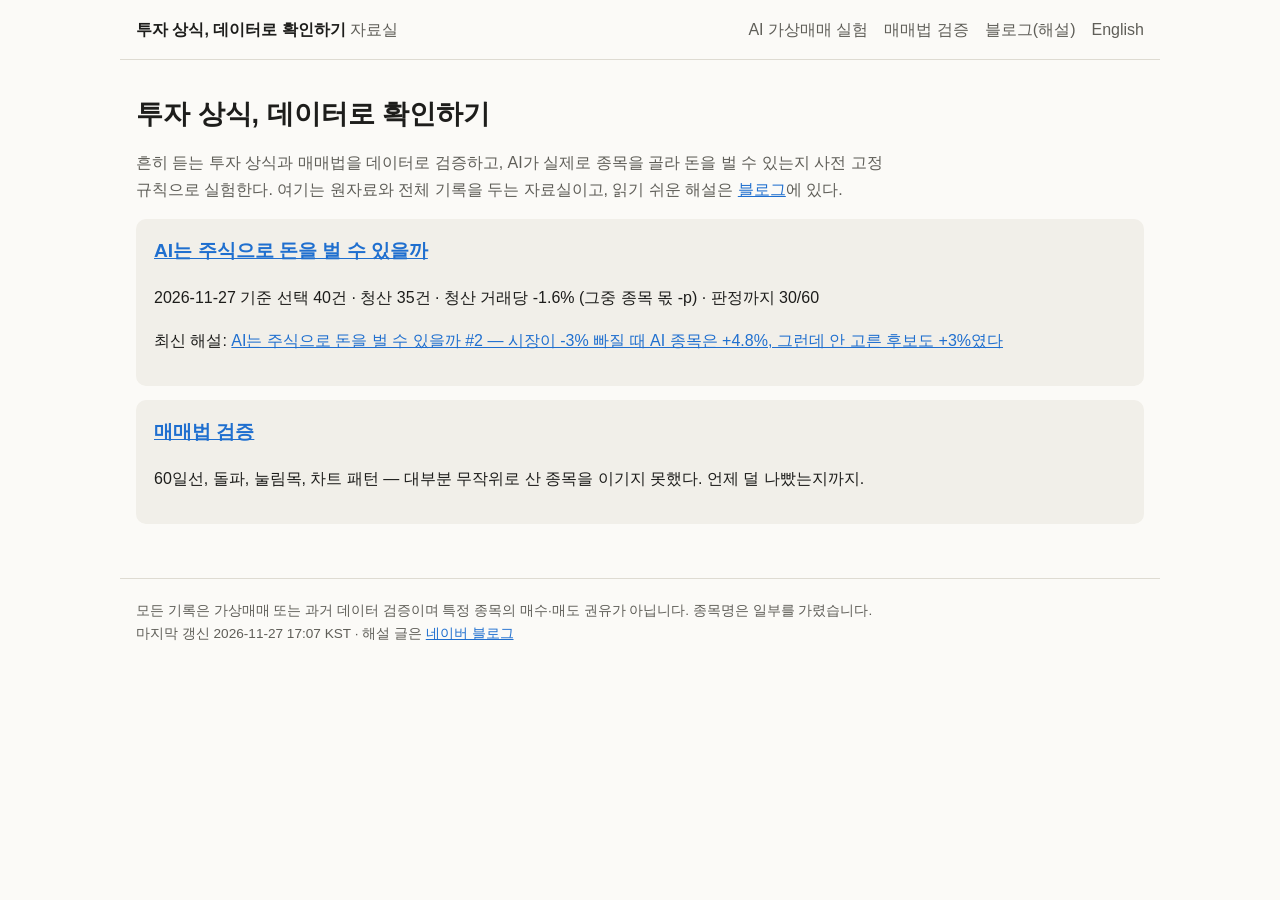
<file: index.html>
<!doctype html><html lang="ko"><head><meta charset="utf-8">
<meta name="viewport" content="width=device-width,initial-scale=1">
<title>투자 상식, 데이터로 확인하기 — 자료실</title><meta name="description" content="한국 주식 매매법 데이터 검증과 AI 가상매매 실험의 원자료·전체 기록.">
<link rel="canonical" href="https://km81jik-gif.github.io/">
<link rel="alternate" type="application/rss+xml" title="투자 상식, 데이터로 확인하기 — 자료실" href="feed.xml">
<link rel="stylesheet" href="style.css"><meta name="naver-site-verification" content="d9a3ba7bd224a177e4da610c9eb335765c6d03b2" /></head><body>
<header><a class="brand" href="index.html">투자 상식, 데이터로 확인하기 <span>자료실</span></a>
<nav><a href="ai-trading/index.html">AI 가상매매 실험</a><a href="methods/index.html">매매법 검증</a><a href="https://blog.naver.com/km81jik">블로그(해설)</a><a href="https://mythvsdata.blogspot.com/" hreflang="en">English</a></nav></header>
<main><h1>투자 상식, 데이터로 확인하기</h1>
<p class="lead">흔히 듣는 투자 상식과 매매법을 데이터로 검증하고, AI가 실제로 종목을 골라 돈을 벌 수 있는지 사전 고정 규칙으로 실험한다. 여기는 원자료와 전체 기록을 두는 자료실이고, 읽기 쉬운 해설은 <a href="https://blog.naver.com/km81jik">블로그</a>에 있다.</p>
<section class="card"><h2><a href="ai-trading/index.html">AI는 주식으로 돈을 벌 수 있을까</a></h2>
<p>2026-11-27 기준 선택 40건 · 청산 35건 · 청산 거래당 -1.6% (그중 종목 몫 -p) · 판정까지 30/60</p>
<p>최신 해설: <a href="https://blog.naver.com/km81jik/224435432522">AI는 주식으로 돈을 벌 수 있을까 #2 — 시장이 -3% 빠질 때 AI 종목은 +4.8%, 그런데 안 고른 후보도 +3%였다</a></p></section>
<section class="card"><h2><a href="methods/index.html">매매법 검증</a></h2><p>60일선, 돌파, 눌림목, 차트 패턴 — 대부분 무작위로 산 종목을 이기지 못했다. 언제 덜 나빴는지까지.</p></section></main>
<footer>모든 기록은 가상매매 또는 과거 데이터 검증이며 특정 종목의 매수·매도 권유가 아닙니다. 종목명은 일부를 가렸습니다.<br>
마지막 갱신 2026-11-27 17:07 KST · 해설 글은 <a href="https://blog.naver.com/km81jik">네이버 블로그</a></footer></body></html>
</file>
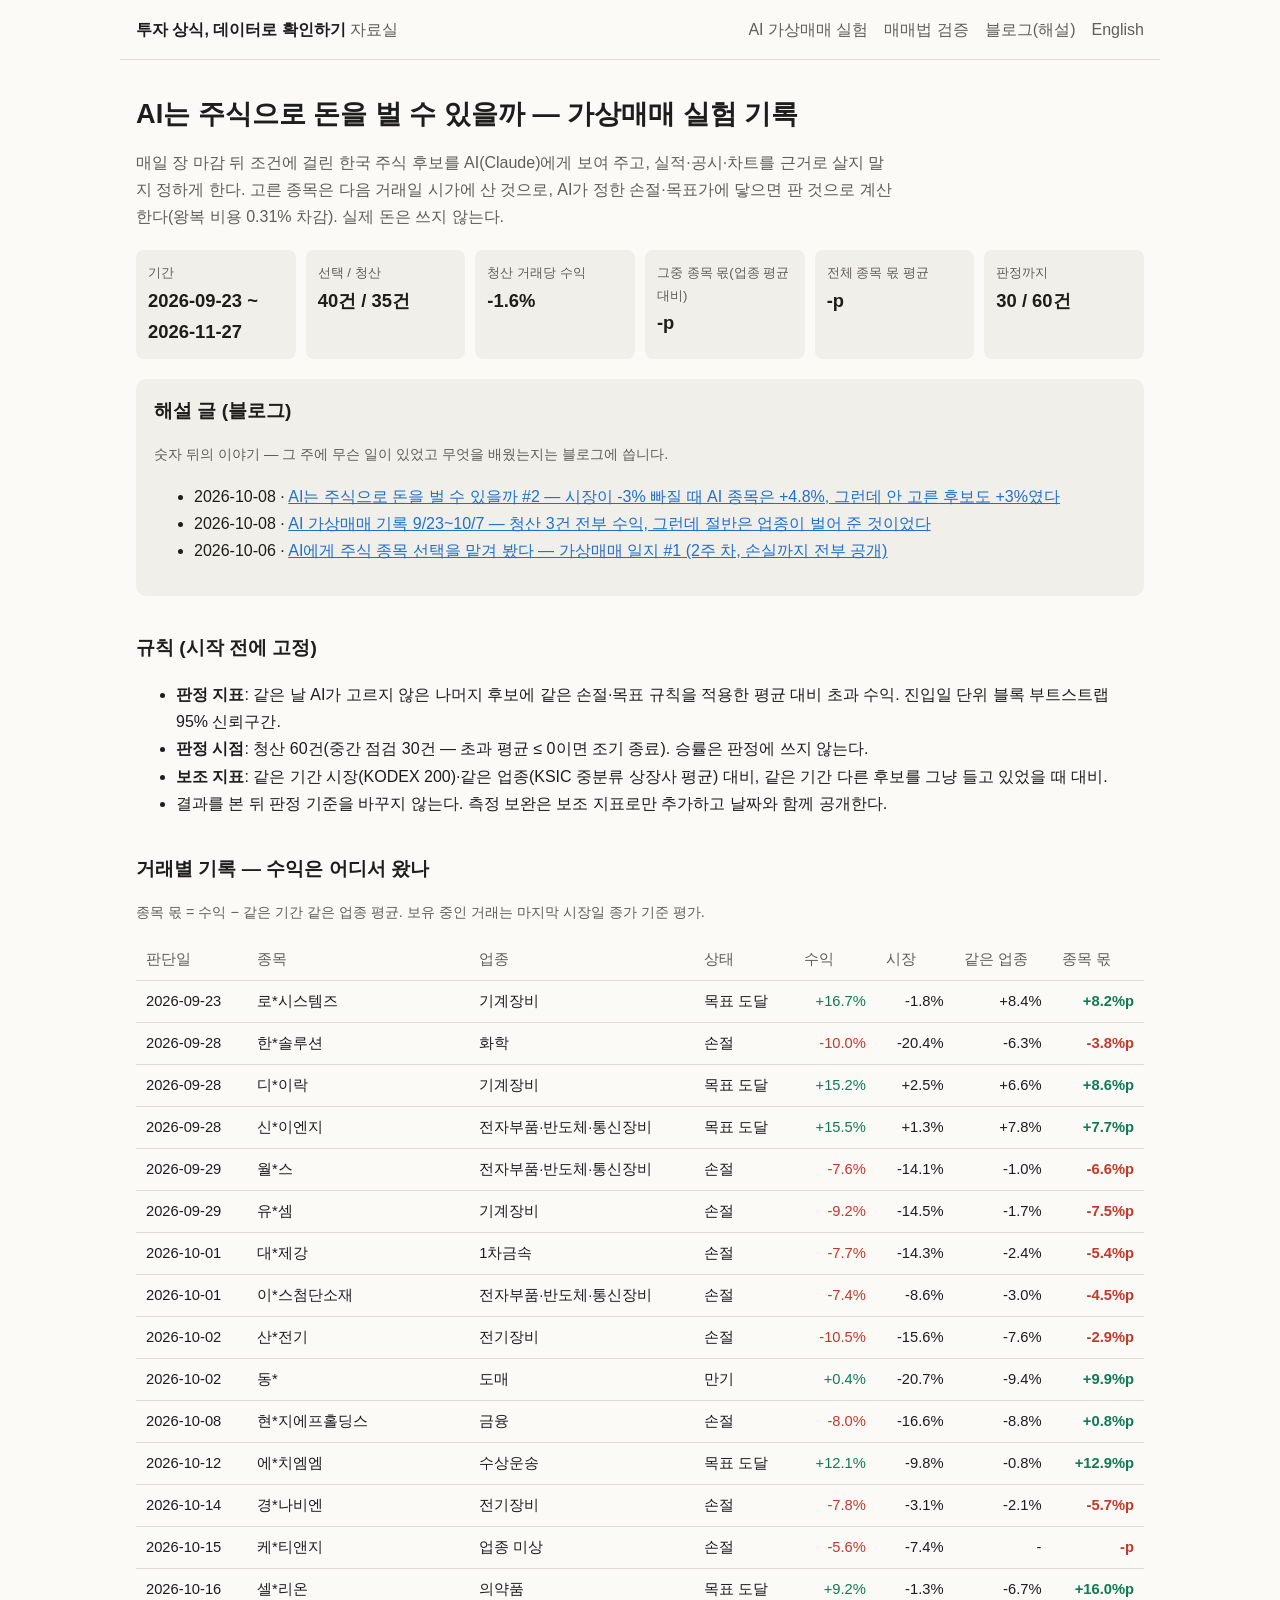
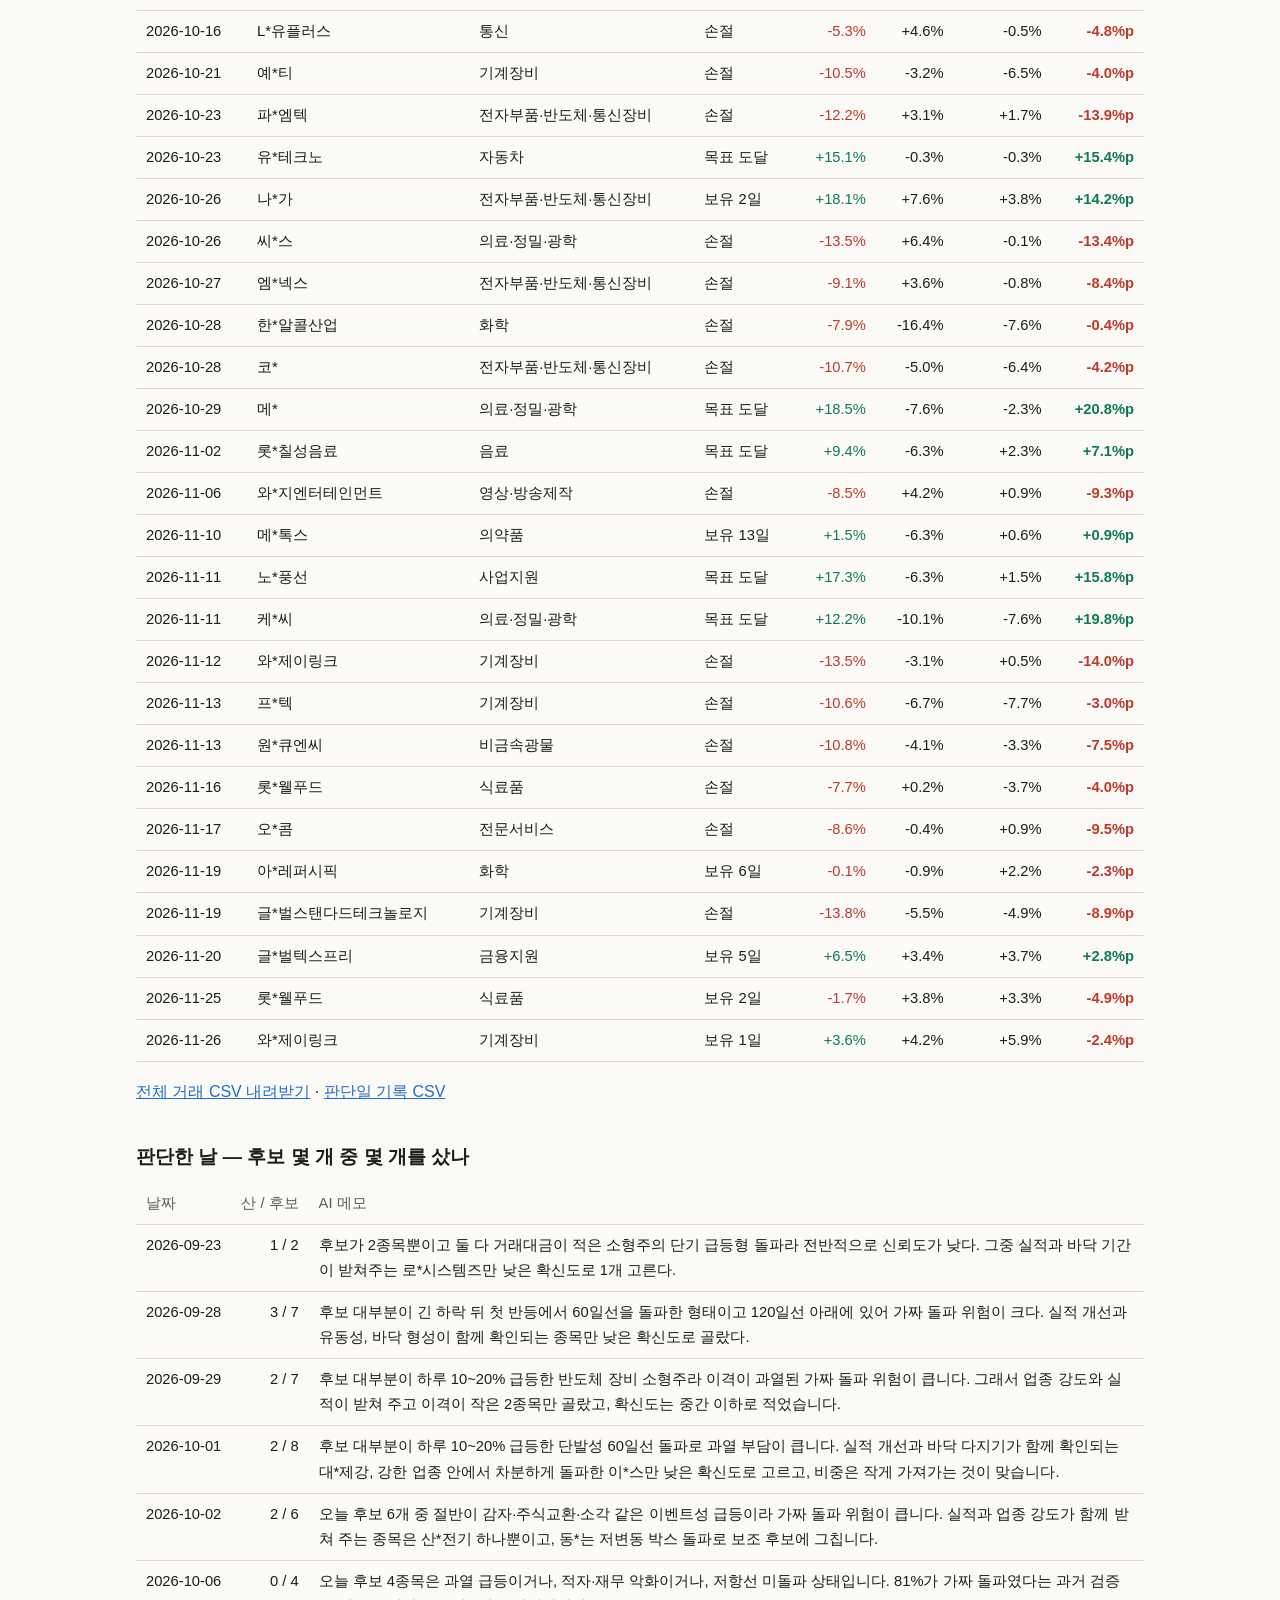
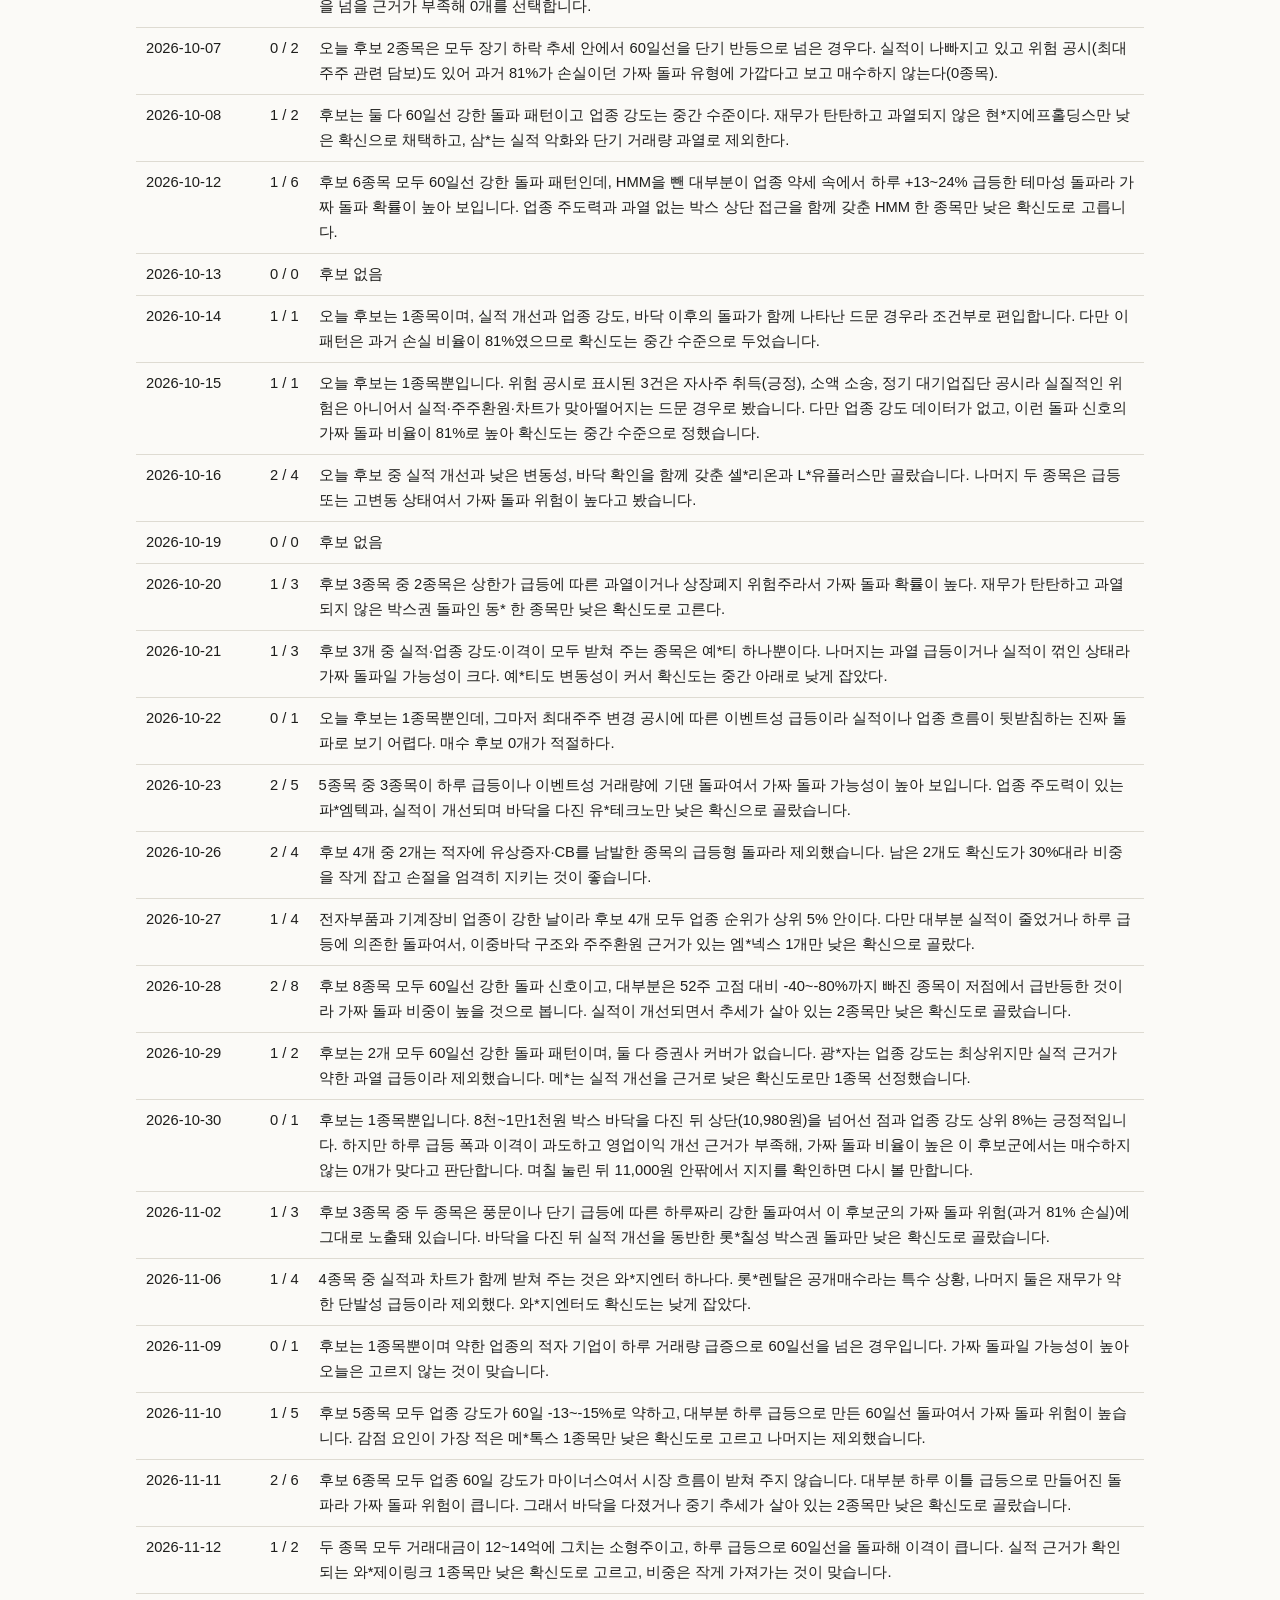
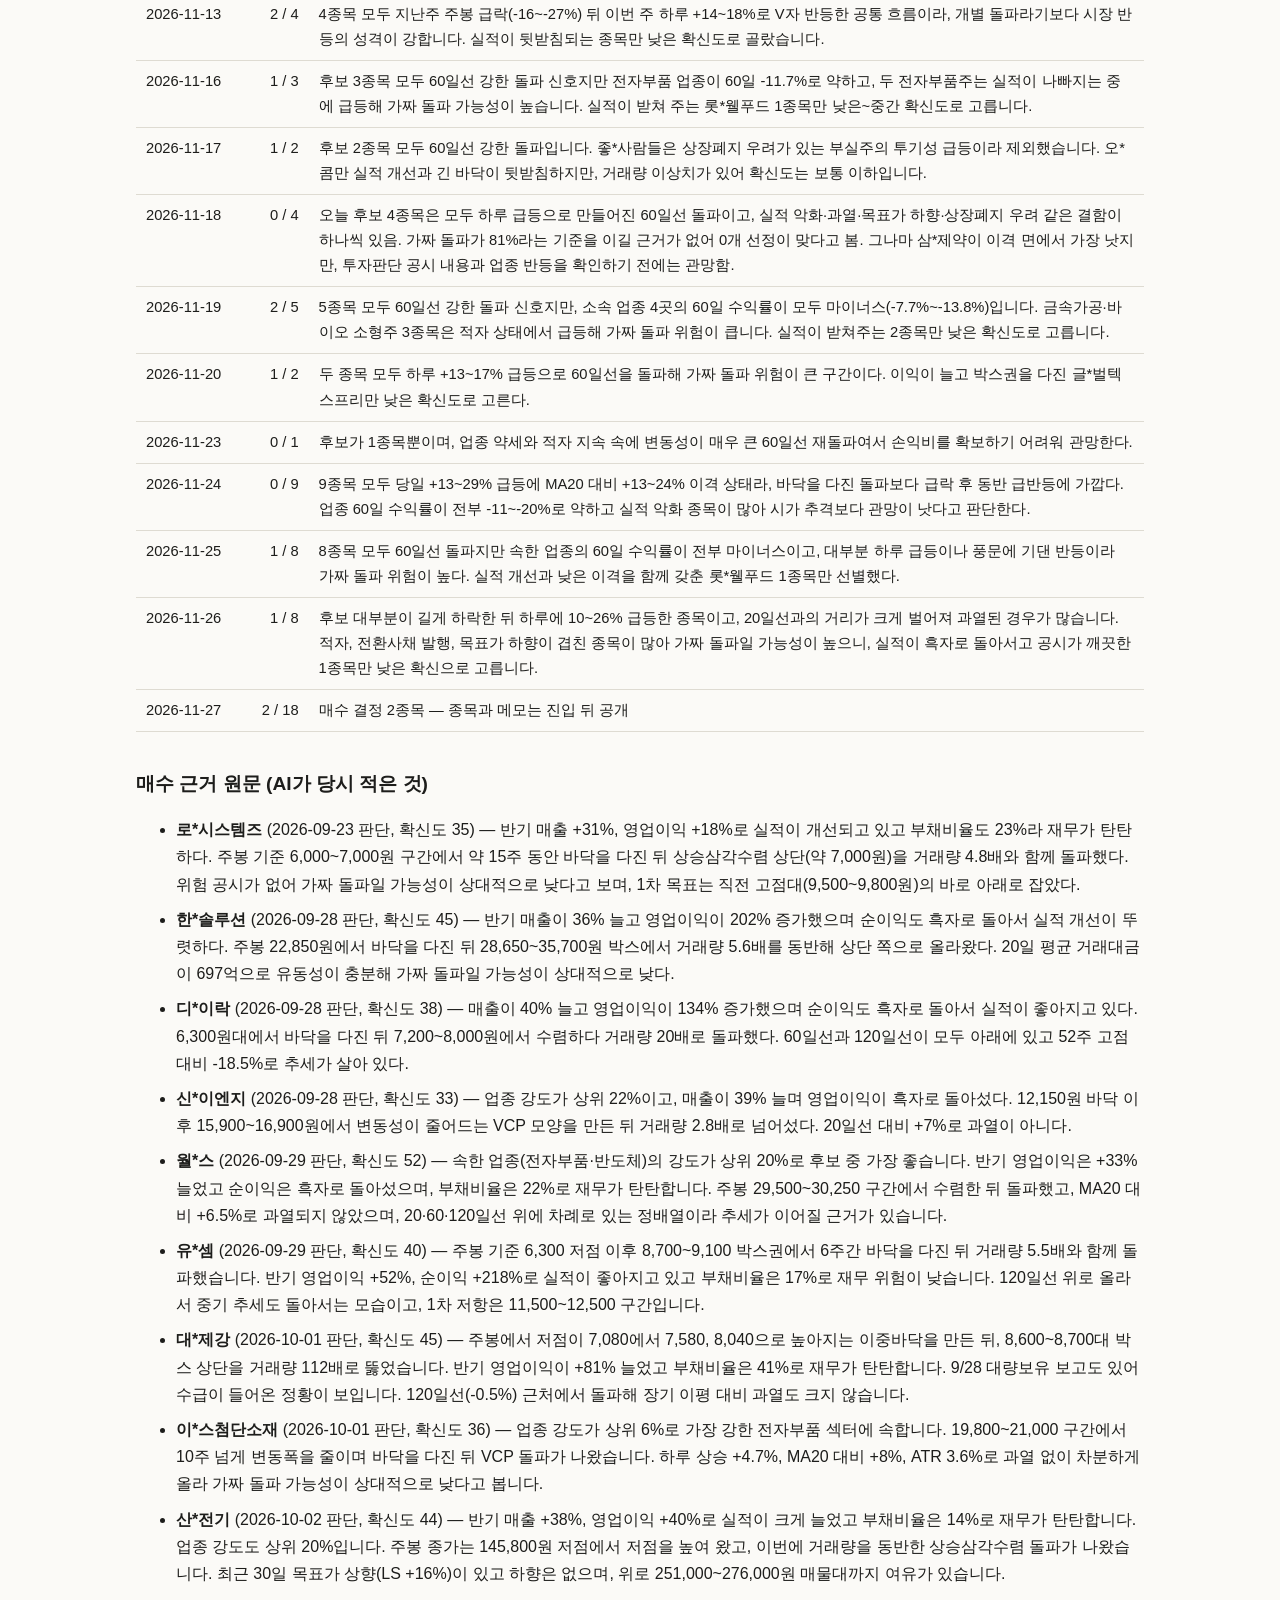
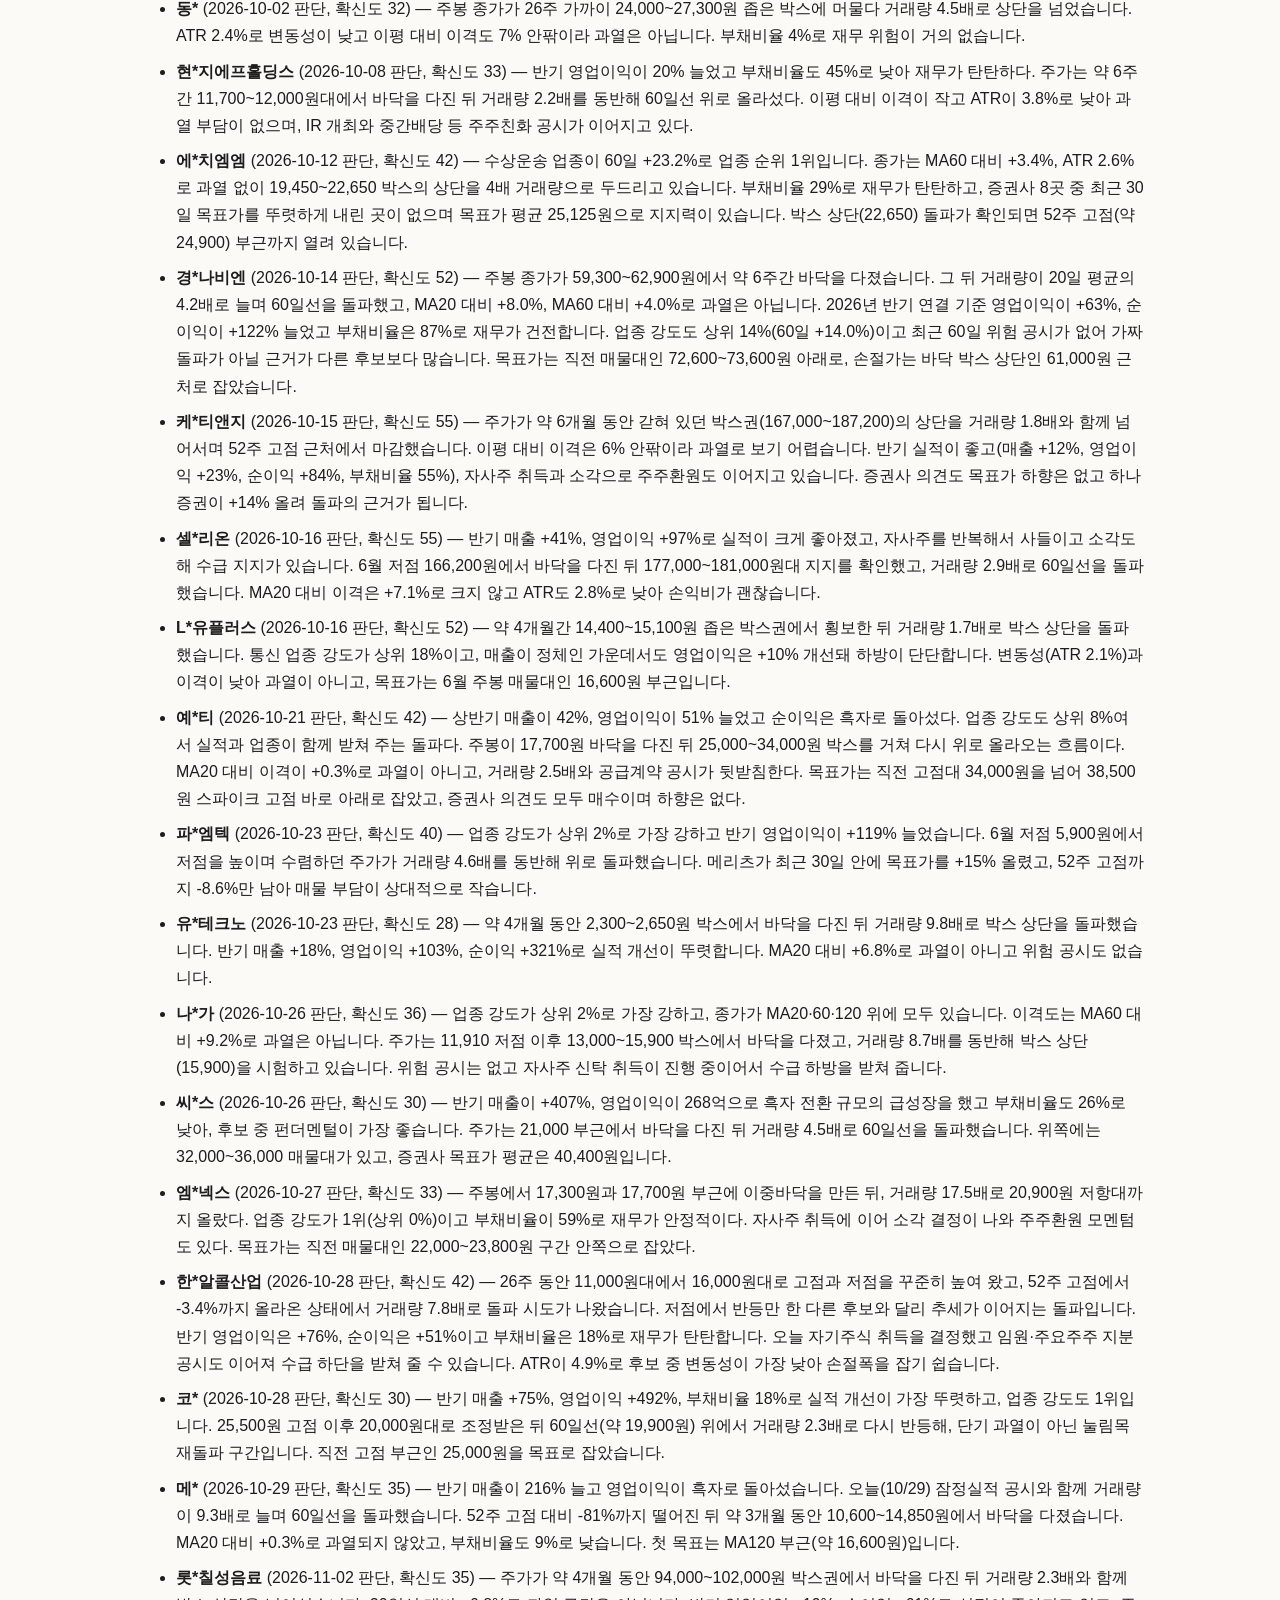
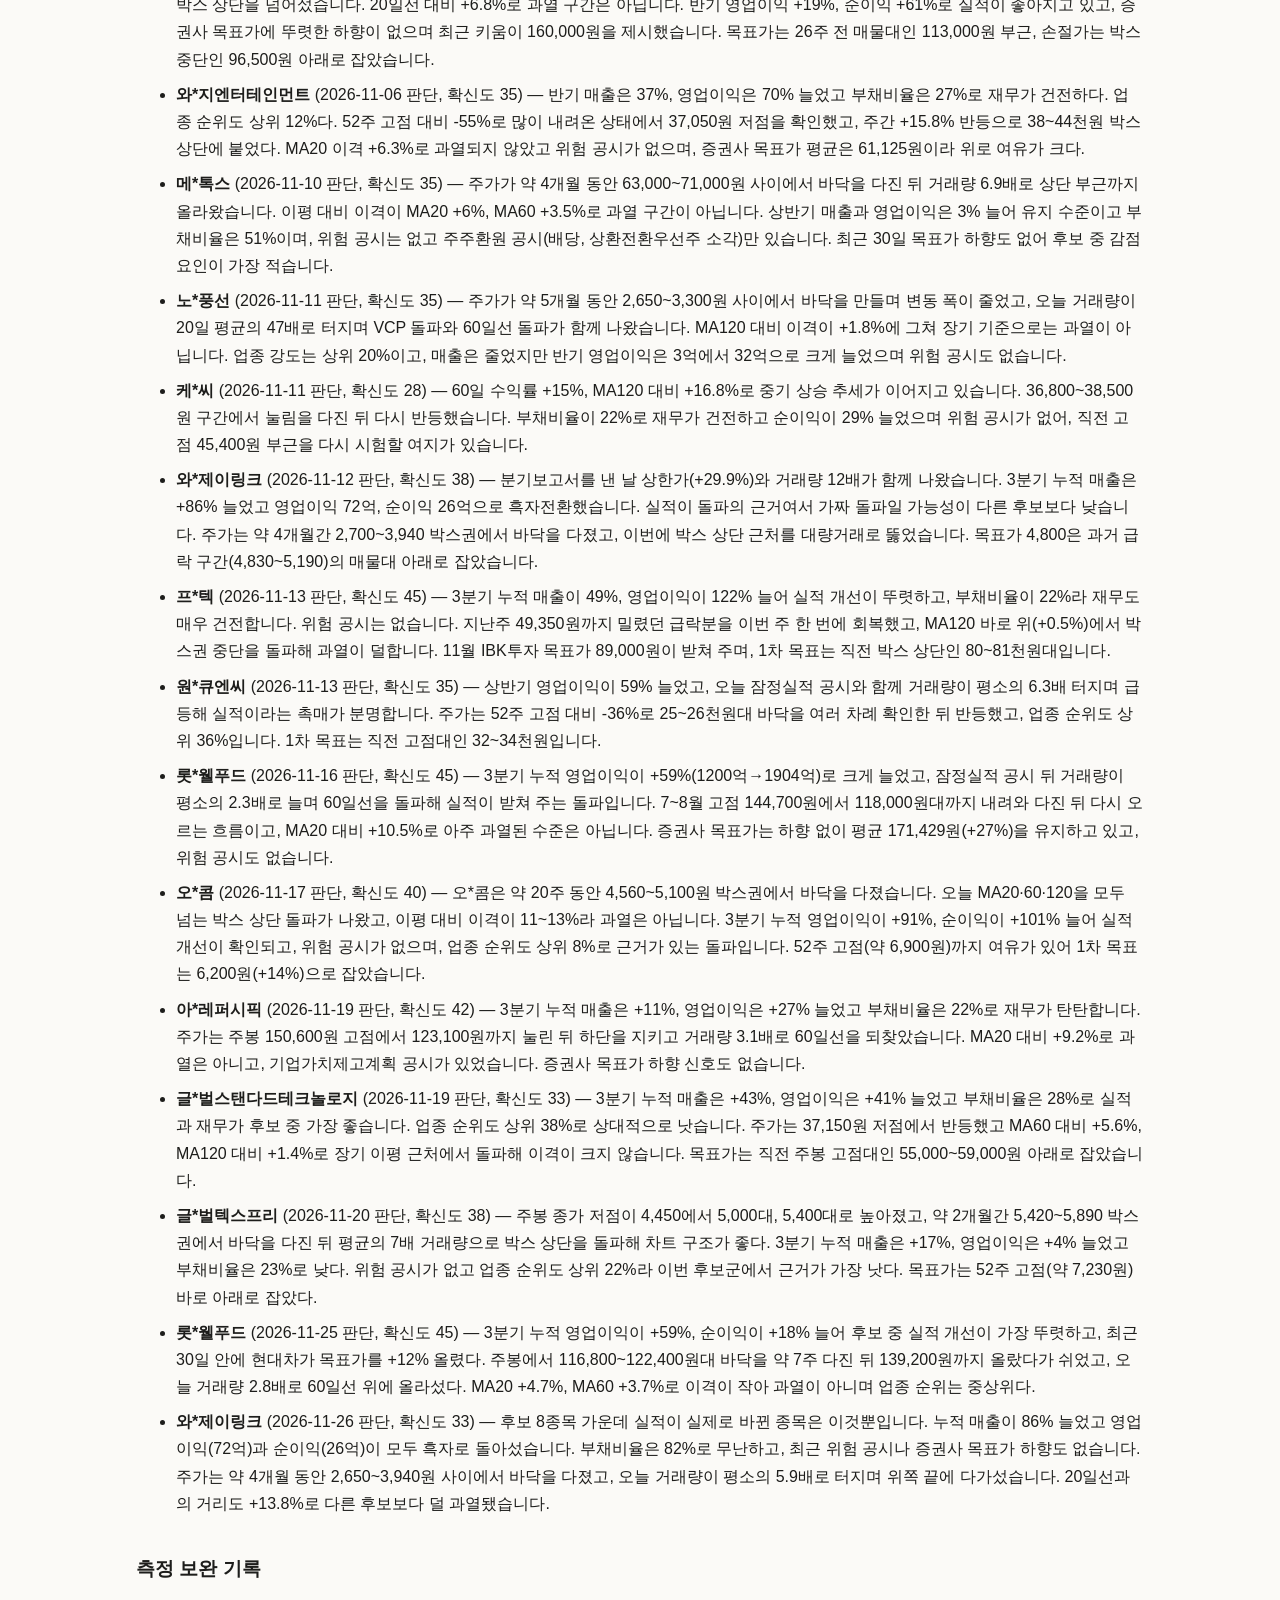
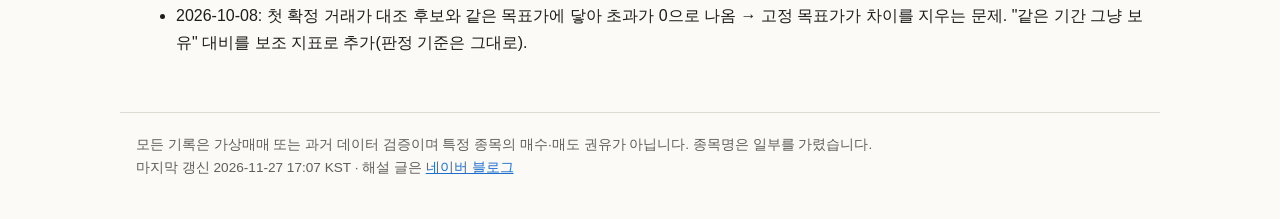
<file: ai-trading/index.html>
<!doctype html><html lang="ko"><head><meta charset="utf-8">
<meta name="viewport" content="width=device-width,initial-scale=1">
<title>AI는 주식으로 돈을 벌 수 있을까 — 가상매매 실험 기록</title><meta name="description" content="AI(Claude)가 고른 한국 주식 가상매매의 전체 기록: 거래별 수익, 시장·업종 대비 분해, 판단 메모, CSV.">
<link rel="canonical" href="https://km81jik-gif.github.io/ai-trading/">
<link rel="alternate" type="application/rss+xml" title="투자 상식, 데이터로 확인하기 — 자료실" href="../feed.xml">
<link rel="stylesheet" href="../style.css"><meta name="naver-site-verification" content="d9a3ba7bd224a177e4da610c9eb335765c6d03b2" /><script type="application/ld+json">{"@context": "https://schema.org", "@type": "Dataset", "name": "AI(Claude) 한국 주식 가상매매 실험 기록", "description": "AI가 고른 한국 주식의 가상매매 기록과 시장·업종 대비 수익 분해. 사전 고정 규칙, 청산 60건에서 판정.", "url": "https://km81jik-gif.github.io/ai-trading/", "inLanguage": "ko", "dateModified": "2026-11-27", "temporalCoverage": "2026-09-23/2026-11-27", "isAccessibleForFree": true, "distribution": [{"@type": "DataDownload", "encodingFormat": "text/csv", "contentUrl": "https://km81jik-gif.github.io/data/ai_trades.csv"}]}</script></head><body>
<header><a class="brand" href="../index.html">투자 상식, 데이터로 확인하기 <span>자료실</span></a>
<nav><a href="../ai-trading/index.html">AI 가상매매 실험</a><a href="../methods/index.html">매매법 검증</a><a href="https://blog.naver.com/km81jik">블로그(해설)</a><a href="https://mythvsdata.blogspot.com/" hreflang="en">English</a></nav></header>
<main>
<h1>AI는 주식으로 돈을 벌 수 있을까 — 가상매매 실험 기록</h1>
<p class="lead">매일 장 마감 뒤 조건에 걸린 한국 주식 후보를 AI(Claude)에게 보여 주고, 실적·공시·차트를 근거로 살지 말지 정하게 한다.
고른 종목은 다음 거래일 시가에 산 것으로, AI가 정한 손절·목표가에 닿으면 판 것으로 계산한다(왕복 비용 0.31% 차감). 실제 돈은 쓰지 않는다.</p>
<div class="kpis">
<div><span>기간</span><b>2026-09-23 ~ 2026-11-27</b></div>
<div><span>선택 / 청산</span><b>40건 / 35건</b></div>
<div><span>청산 거래당 수익</span><b>-1.6%</b></div>
<div><span>그중 종목 몫(업종 평균 대비)</span><b>-p</b></div>
<div><span>전체 종목 몫 평균</span><b>-p</b></div>
<div><span>판정까지</span><b>30 / 60건</b></div></div>

<section class="card"><h2>해설 글 (블로그)</h2><p class="note">숫자 뒤의 이야기 — 그 주에 무슨 일이 있었고 무엇을 배웠는지는 블로그에 씁니다.</p><ul><li>2026-10-08 · <a href="https://blog.naver.com/km81jik/224435432522">AI는 주식으로 돈을 벌 수 있을까 #2 — 시장이 -3% 빠질 때 AI 종목은 +4.8%, 그런데 안 고른 후보도 +3%였다</a></li><li>2026-10-08 · <a href="https://blog.naver.com/km81jik/224434987210">AI 가상매매 기록 9/23~10/7 — 청산 3건 전부 수익, 그런데 절반은 업종이 벌어 준 것이었다</a></li><li>2026-10-06 · <a href="https://blog.naver.com/km81jik/224432937320">AI에게 주식 종목 선택을 맡겨 봤다 — 가상매매 일지 #1 (2주 차, 손실까지 전부 공개)</a></li></ul></section>
<h2>규칙 (시작 전에 고정)</h2>
<ul><li><b>판정 지표</b>: 같은 날 AI가 고르지 않은 나머지 후보에 같은 손절·목표 규칙을 적용한 평균 대비 초과 수익. 진입일 단위 블록 부트스트랩 95% 신뢰구간.</li>
<li><b>판정 시점</b>: 청산 60건(중간 점검 30건 — 초과 평균 ≤ 0이면 조기 종료). 승률은 판정에 쓰지 않는다.</li>
<li><b>보조 지표</b>: 같은 기간 시장(KODEX 200)·같은 업종(KSIC 중분류 상장사 평균) 대비, 같은 기간 다른 후보를 그냥 들고 있었을 때 대비.</li>
<li>결과를 본 뒤 판정 기준을 바꾸지 않는다. 측정 보완은 보조 지표로만 추가하고 날짜와 함께 공개한다.</li></ul>

<h2>거래별 기록 — 수익은 어디서 왔나</h2>
<p class="note">종목 몫 = 수익 − 같은 기간 같은 업종 평균. 보유 중인 거래는 마지막 시장일 종가 기준 평가.</p>
<div class="tw"><table><thead><tr><th>판단일</th><th>종목</th><th>업종</th><th>상태</th><th>수익</th><th>시장</th><th>같은 업종</th><th>종목 몫</th></tr></thead><tbody><tr><td>2026-09-23</td><td>로*시스템즈</td><td>기계장비</td>
<td>목표 도달</td>
<td class="n pos">+16.7%</td><td class="n">-1.8%</td><td class="n">+8.4%</td>
<td class="n pos"><b>+8.2%p</b></td></tr><tr><td>2026-09-28</td><td>한*솔루션</td><td>화학</td>
<td>손절</td>
<td class="n neg">-10.0%</td><td class="n">-20.4%</td><td class="n">-6.3%</td>
<td class="n neg"><b>-3.8%p</b></td></tr><tr><td>2026-09-28</td><td>디*이락</td><td>기계장비</td>
<td>목표 도달</td>
<td class="n pos">+15.2%</td><td class="n">+2.5%</td><td class="n">+6.6%</td>
<td class="n pos"><b>+8.6%p</b></td></tr><tr><td>2026-09-28</td><td>신*이엔지</td><td>전자부품·반도체·통신장비</td>
<td>목표 도달</td>
<td class="n pos">+15.5%</td><td class="n">+1.3%</td><td class="n">+7.8%</td>
<td class="n pos"><b>+7.7%p</b></td></tr><tr><td>2026-09-29</td><td>월*스</td><td>전자부품·반도체·통신장비</td>
<td>손절</td>
<td class="n neg">-7.6%</td><td class="n">-14.1%</td><td class="n">-1.0%</td>
<td class="n neg"><b>-6.6%p</b></td></tr><tr><td>2026-09-29</td><td>유*셈</td><td>기계장비</td>
<td>손절</td>
<td class="n neg">-9.2%</td><td class="n">-14.5%</td><td class="n">-1.7%</td>
<td class="n neg"><b>-7.5%p</b></td></tr><tr><td>2026-10-01</td><td>대*제강</td><td>1차금속</td>
<td>손절</td>
<td class="n neg">-7.7%</td><td class="n">-14.3%</td><td class="n">-2.4%</td>
<td class="n neg"><b>-5.4%p</b></td></tr><tr><td>2026-10-01</td><td>이*스첨단소재</td><td>전자부품·반도체·통신장비</td>
<td>손절</td>
<td class="n neg">-7.4%</td><td class="n">-8.6%</td><td class="n">-3.0%</td>
<td class="n neg"><b>-4.5%p</b></td></tr><tr><td>2026-10-02</td><td>산*전기</td><td>전기장비</td>
<td>손절</td>
<td class="n neg">-10.5%</td><td class="n">-15.6%</td><td class="n">-7.6%</td>
<td class="n neg"><b>-2.9%p</b></td></tr><tr><td>2026-10-02</td><td>동*</td><td>도매</td>
<td>만기</td>
<td class="n pos">+0.4%</td><td class="n">-20.7%</td><td class="n">-9.4%</td>
<td class="n pos"><b>+9.9%p</b></td></tr><tr><td>2026-10-08</td><td>현*지에프홀딩스</td><td>금융</td>
<td>손절</td>
<td class="n neg">-8.0%</td><td class="n">-16.6%</td><td class="n">-8.8%</td>
<td class="n pos"><b>+0.8%p</b></td></tr><tr><td>2026-10-12</td><td>에*치엠엠</td><td>수상운송</td>
<td>목표 도달</td>
<td class="n pos">+12.1%</td><td class="n">-9.8%</td><td class="n">-0.8%</td>
<td class="n pos"><b>+12.9%p</b></td></tr><tr><td>2026-10-14</td><td>경*나비엔</td><td>전기장비</td>
<td>손절</td>
<td class="n neg">-7.8%</td><td class="n">-3.1%</td><td class="n">-2.1%</td>
<td class="n neg"><b>-5.7%p</b></td></tr><tr><td>2026-10-15</td><td>케*티앤지</td><td>업종 미상</td>
<td>손절</td>
<td class="n neg">-5.6%</td><td class="n">-7.4%</td><td class="n">-</td>
<td class="n neg"><b>-p</b></td></tr><tr><td>2026-10-16</td><td>셀*리온</td><td>의약품</td>
<td>목표 도달</td>
<td class="n pos">+9.2%</td><td class="n">-1.3%</td><td class="n">-6.7%</td>
<td class="n pos"><b>+16.0%p</b></td></tr><tr><td>2026-10-16</td><td>L*유플러스</td><td>통신</td>
<td>손절</td>
<td class="n neg">-5.3%</td><td class="n">+4.6%</td><td class="n">-0.5%</td>
<td class="n neg"><b>-4.8%p</b></td></tr><tr><td>2026-10-21</td><td>예*티</td><td>기계장비</td>
<td>손절</td>
<td class="n neg">-10.5%</td><td class="n">-3.2%</td><td class="n">-6.5%</td>
<td class="n neg"><b>-4.0%p</b></td></tr><tr><td>2026-10-23</td><td>파*엠텍</td><td>전자부품·반도체·통신장비</td>
<td>손절</td>
<td class="n neg">-12.2%</td><td class="n">+3.1%</td><td class="n">+1.7%</td>
<td class="n neg"><b>-13.9%p</b></td></tr><tr><td>2026-10-23</td><td>유*테크노</td><td>자동차</td>
<td>목표 도달</td>
<td class="n pos">+15.1%</td><td class="n">-0.3%</td><td class="n">-0.3%</td>
<td class="n pos"><b>+15.4%p</b></td></tr><tr><td>2026-10-26</td><td>나*가</td><td>전자부품·반도체·통신장비</td>
<td>보유 2일</td>
<td class="n pos">+18.1%</td><td class="n">+7.6%</td><td class="n">+3.8%</td>
<td class="n pos"><b>+14.2%p</b></td></tr><tr><td>2026-10-26</td><td>씨*스</td><td>의료·정밀·광학</td>
<td>손절</td>
<td class="n neg">-13.5%</td><td class="n">+6.4%</td><td class="n">-0.1%</td>
<td class="n neg"><b>-13.4%p</b></td></tr><tr><td>2026-10-27</td><td>엠*넥스</td><td>전자부품·반도체·통신장비</td>
<td>손절</td>
<td class="n neg">-9.1%</td><td class="n">+3.6%</td><td class="n">-0.8%</td>
<td class="n neg"><b>-8.4%p</b></td></tr><tr><td>2026-10-28</td><td>한*알콜산업</td><td>화학</td>
<td>손절</td>
<td class="n neg">-7.9%</td><td class="n">-16.4%</td><td class="n">-7.6%</td>
<td class="n neg"><b>-0.4%p</b></td></tr><tr><td>2026-10-28</td><td>코*</td><td>전자부품·반도체·통신장비</td>
<td>손절</td>
<td class="n neg">-10.7%</td><td class="n">-5.0%</td><td class="n">-6.4%</td>
<td class="n neg"><b>-4.2%p</b></td></tr><tr><td>2026-10-29</td><td>메*</td><td>의료·정밀·광학</td>
<td>목표 도달</td>
<td class="n pos">+18.5%</td><td class="n">-7.6%</td><td class="n">-2.3%</td>
<td class="n pos"><b>+20.8%p</b></td></tr><tr><td>2026-11-02</td><td>롯*칠성음료</td><td>음료</td>
<td>목표 도달</td>
<td class="n pos">+9.4%</td><td class="n">-6.3%</td><td class="n">+2.3%</td>
<td class="n pos"><b>+7.1%p</b></td></tr><tr><td>2026-11-06</td><td>와*지엔터테인먼트</td><td>영상·방송제작</td>
<td>손절</td>
<td class="n neg">-8.5%</td><td class="n">+4.2%</td><td class="n">+0.9%</td>
<td class="n neg"><b>-9.3%p</b></td></tr><tr><td>2026-11-10</td><td>메*톡스</td><td>의약품</td>
<td>보유 13일</td>
<td class="n pos">+1.5%</td><td class="n">-6.3%</td><td class="n">+0.6%</td>
<td class="n pos"><b>+0.9%p</b></td></tr><tr><td>2026-11-11</td><td>노*풍선</td><td>사업지원</td>
<td>목표 도달</td>
<td class="n pos">+17.3%</td><td class="n">-6.3%</td><td class="n">+1.5%</td>
<td class="n pos"><b>+15.8%p</b></td></tr><tr><td>2026-11-11</td><td>케*씨</td><td>의료·정밀·광학</td>
<td>목표 도달</td>
<td class="n pos">+12.2%</td><td class="n">-10.1%</td><td class="n">-7.6%</td>
<td class="n pos"><b>+19.8%p</b></td></tr><tr><td>2026-11-12</td><td>와*제이링크</td><td>기계장비</td>
<td>손절</td>
<td class="n neg">-13.5%</td><td class="n">-3.1%</td><td class="n">+0.5%</td>
<td class="n neg"><b>-14.0%p</b></td></tr><tr><td>2026-11-13</td><td>프*텍</td><td>기계장비</td>
<td>손절</td>
<td class="n neg">-10.6%</td><td class="n">-6.7%</td><td class="n">-7.7%</td>
<td class="n neg"><b>-3.0%p</b></td></tr><tr><td>2026-11-13</td><td>원*큐엔씨</td><td>비금속광물</td>
<td>손절</td>
<td class="n neg">-10.8%</td><td class="n">-4.1%</td><td class="n">-3.3%</td>
<td class="n neg"><b>-7.5%p</b></td></tr><tr><td>2026-11-16</td><td>롯*웰푸드</td><td>식료품</td>
<td>손절</td>
<td class="n neg">-7.7%</td><td class="n">+0.2%</td><td class="n">-3.7%</td>
<td class="n neg"><b>-4.0%p</b></td></tr><tr><td>2026-11-17</td><td>오*콤</td><td>전문서비스</td>
<td>손절</td>
<td class="n neg">-8.6%</td><td class="n">-0.4%</td><td class="n">+0.9%</td>
<td class="n neg"><b>-9.5%p</b></td></tr><tr><td>2026-11-19</td><td>아*레퍼시픽</td><td>화학</td>
<td>보유 6일</td>
<td class="n neg">-0.1%</td><td class="n">-0.9%</td><td class="n">+2.2%</td>
<td class="n neg"><b>-2.3%p</b></td></tr><tr><td>2026-11-19</td><td>글*벌스탠다드테크놀로지</td><td>기계장비</td>
<td>손절</td>
<td class="n neg">-13.8%</td><td class="n">-5.5%</td><td class="n">-4.9%</td>
<td class="n neg"><b>-8.9%p</b></td></tr><tr><td>2026-11-20</td><td>글*벌텍스프리</td><td>금융지원</td>
<td>보유 5일</td>
<td class="n pos">+6.5%</td><td class="n">+3.4%</td><td class="n">+3.7%</td>
<td class="n pos"><b>+2.8%p</b></td></tr><tr><td>2026-11-25</td><td>롯*웰푸드</td><td>식료품</td>
<td>보유 2일</td>
<td class="n neg">-1.7%</td><td class="n">+3.8%</td><td class="n">+3.3%</td>
<td class="n neg"><b>-4.9%p</b></td></tr><tr><td>2026-11-26</td><td>와*제이링크</td><td>기계장비</td>
<td>보유 1일</td>
<td class="n pos">+3.6%</td><td class="n">+4.2%</td><td class="n">+5.9%</td>
<td class="n neg"><b>-2.4%p</b></td></tr></tbody></table></div>
<p><a href="../data/ai_trades.csv">전체 거래 CSV 내려받기</a> · <a href="../data/ai_decisions.csv">판단일 기록 CSV</a></p>

<h2>판단한 날 — 후보 몇 개 중 몇 개를 샀나</h2>
<div class="tw"><table><thead><tr><th>날짜</th><th>산 / 후보</th><th>AI 메모</th></tr></thead><tbody><tr><td>2026-09-23</td><td class="n">1 / 2</td><td>후보가 2종목뿐이고 둘 다 거래대금이 적은 소형주의 단기 급등형 돌파라 전반적으로 신뢰도가 낮다. 그중 실적과 바닥 기간이 받쳐주는 로*시스템즈만 낮은 확신도로 1개 고른다.</td></tr><tr><td>2026-09-28</td><td class="n">3 / 7</td><td>후보 대부분이 긴 하락 뒤 첫 반등에서 60일선을 돌파한 형태이고 120일선 아래에 있어 가짜 돌파 위험이 크다. 실적 개선과 유동성, 바닥 형성이 함께 확인되는 종목만 낮은 확신도로 골랐다.</td></tr><tr><td>2026-09-29</td><td class="n">2 / 7</td><td>후보 대부분이 하루 10~20% 급등한 반도체 장비 소형주라 이격이 과열된 가짜 돌파 위험이 큽니다. 그래서 업종 강도와 실적이 받쳐 주고 이격이 작은 2종목만 골랐고, 확신도는 중간 이하로 적었습니다.</td></tr><tr><td>2026-10-01</td><td class="n">2 / 8</td><td>후보 대부분이 하루 10~20% 급등한 단발성 60일선 돌파로 과열 부담이 큽니다. 실적 개선과 바닥 다지기가 함께 확인되는 대*제강, 강한 업종 안에서 차분하게 돌파한 이*스만 낮은 확신도로 고르고, 비중은 작게 가져가는 것이 맞습니다.</td></tr><tr><td>2026-10-02</td><td class="n">2 / 6</td><td>오늘 후보 6개 중 절반이 감자·주식교환·소각 같은 이벤트성 급등이라 가짜 돌파 위험이 큽니다. 실적과 업종 강도가 함께 받쳐 주는 종목은 산*전기 하나뿐이고, 동*는 저변동 박스 돌파로 보조 후보에 그칩니다.</td></tr><tr><td>2026-10-06</td><td class="n">0 / 4</td><td>오늘 후보 4종목은 과열 급등이거나, 적자·재무 악화이거나, 저항선 미돌파 상태입니다. 81%가 가짜 돌파였다는 과거 검증을 넘을 근거가 부족해 0개를 선택합니다.</td></tr><tr><td>2026-10-07</td><td class="n">0 / 2</td><td>오늘 후보 2종목은 모두 장기 하락 추세 안에서 60일선을 단기 반등으로 넘은 경우다. 실적이 나빠지고 있고 위험 공시(최대주주 관련 담보)도 있어 과거 81%가 손실이던 가짜 돌파 유형에 가깝다고 보고 매수하지 않는다(0종목).</td></tr><tr><td>2026-10-08</td><td class="n">1 / 2</td><td>후보는 둘 다 60일선 강한 돌파 패턴이고 업종 강도는 중간 수준이다. 재무가 탄탄하고 과열되지 않은 현*지에프홀딩스만 낮은 확신으로 채택하고, 삼*는 실적 악화와 단기 거래량 과열로 제외한다.</td></tr><tr><td>2026-10-12</td><td class="n">1 / 6</td><td>후보 6종목 모두 60일선 강한 돌파 패턴인데, HMM을 뺀 대부분이 업종 약세 속에서 하루 +13~24% 급등한 테마성 돌파라 가짜 돌파 확률이 높아 보입니다. 업종 주도력과 과열 없는 박스 상단 접근을 함께 갖춘 HMM 한 종목만 낮은 확신도로 고릅니다.</td></tr><tr><td>2026-10-13</td><td class="n">0 / 0</td><td>후보 없음</td></tr><tr><td>2026-10-14</td><td class="n">1 / 1</td><td>오늘 후보는 1종목이며, 실적 개선과 업종 강도, 바닥 이후의 돌파가 함께 나타난 드문 경우라 조건부로 편입합니다. 다만 이 패턴은 과거 손실 비율이 81%였으므로 확신도는 중간 수준으로 두었습니다.</td></tr><tr><td>2026-10-15</td><td class="n">1 / 1</td><td>오늘 후보는 1종목뿐입니다. 위험 공시로 표시된 3건은 자사주 취득(긍정), 소액 소송, 정기 대기업집단 공시라 실질적인 위험은 아니어서 실적·주주환원·차트가 맞아떨어지는 드문 경우로 봤습니다. 다만 업종 강도 데이터가 없고, 이런 돌파 신호의 가짜 돌파 비율이 81%로 높아 확신도는 중간 수준으로 정했습니다.</td></tr><tr><td>2026-10-16</td><td class="n">2 / 4</td><td>오늘 후보 중 실적 개선과 낮은 변동성, 바닥 확인을 함께 갖춘 셀*리온과 L*유플러스만 골랐습니다. 나머지 두 종목은 급등 또는 고변동 상태여서 가짜 돌파 위험이 높다고 봤습니다.</td></tr><tr><td>2026-10-19</td><td class="n">0 / 0</td><td>후보 없음</td></tr><tr><td>2026-10-20</td><td class="n">1 / 3</td><td>후보 3종목 중 2종목은 상한가 급등에 따른 과열이거나 상장폐지 위험주라서 가짜 돌파 확률이 높다. 재무가 탄탄하고 과열되지 않은 박스권 돌파인 동* 한 종목만 낮은 확신도로 고른다.</td></tr><tr><td>2026-10-21</td><td class="n">1 / 3</td><td>후보 3개 중 실적·업종 강도·이격이 모두 받쳐 주는 종목은 예*티 하나뿐이다. 나머지는 과열 급등이거나 실적이 꺾인 상태라 가짜 돌파일 가능성이 크다. 예*티도 변동성이 커서 확신도는 중간 아래로 낮게 잡았다.</td></tr><tr><td>2026-10-22</td><td class="n">0 / 1</td><td>오늘 후보는 1종목뿐인데, 그마저 최대주주 변경 공시에 따른 이벤트성 급등이라 실적이나 업종 흐름이 뒷받침하는 진짜 돌파로 보기 어렵다. 매수 후보 0개가 적절하다.</td></tr><tr><td>2026-10-23</td><td class="n">2 / 5</td><td>5종목 중 3종목이 하루 급등이나 이벤트성 거래량에 기댄 돌파여서 가짜 돌파 가능성이 높아 보입니다. 업종 주도력이 있는 파*엠텍과, 실적이 개선되며 바닥을 다진 유*테크노만 낮은 확신으로 골랐습니다.</td></tr><tr><td>2026-10-26</td><td class="n">2 / 4</td><td>후보 4개 중 2개는 적자에 유상증자·CB를 남발한 종목의 급등형 돌파라 제외했습니다. 남은 2개도 확신도가 30%대라 비중을 작게 잡고 손절을 엄격히 지키는 것이 좋습니다.</td></tr><tr><td>2026-10-27</td><td class="n">1 / 4</td><td>전자부품과 기계장비 업종이 강한 날이라 후보 4개 모두 업종 순위가 상위 5% 안이다. 다만 대부분 실적이 줄었거나 하루 급등에 의존한 돌파여서, 이중바닥 구조와 주주환원 근거가 있는 엠*넥스 1개만 낮은 확신으로 골랐다.</td></tr><tr><td>2026-10-28</td><td class="n">2 / 8</td><td>후보 8종목 모두 60일선 강한 돌파 신호이고, 대부분은 52주 고점 대비 -40~-80%까지 빠진 종목이 저점에서 급반등한 것이라 가짜 돌파 비중이 높을 것으로 봅니다. 실적이 개선되면서 추세가 살아 있는 2종목만 낮은 확신도로 골랐습니다.</td></tr><tr><td>2026-10-29</td><td class="n">1 / 2</td><td>후보는 2개 모두 60일선 강한 돌파 패턴이며, 둘 다 증권사 커버가 없습니다. 광*자는 업종 강도는 최상위지만 실적 근거가 약한 과열 급등이라 제외했습니다. 메*는 실적 개선을 근거로 낮은 확신도로만 1종목 선정했습니다.</td></tr><tr><td>2026-10-30</td><td class="n">0 / 1</td><td>후보는 1종목뿐입니다. 8천~1만1천원 박스 바닥을 다진 뒤 상단(10,980원)을 넘어선 점과 업종 강도 상위 8%는 긍정적입니다. 하지만 하루 급등 폭과 이격이 과도하고 영업이익 개선 근거가 부족해, 가짜 돌파 비율이 높은 이 후보군에서는 매수하지 않는 0개가 맞다고 판단합니다. 며칠 눌린 뒤 11,000원 안팎에서 지지를 확인하면 다시 볼 만합니다.</td></tr><tr><td>2026-11-02</td><td class="n">1 / 3</td><td>후보 3종목 중 두 종목은 풍문이나 단기 급등에 따른 하루짜리 강한 돌파여서 이 후보군의 가짜 돌파 위험(과거 81% 손실)에 그대로 노출돼 있습니다. 바닥을 다진 뒤 실적 개선을 동반한 롯*칠성 박스권 돌파만 낮은 확신도로 골랐습니다.</td></tr><tr><td>2026-11-06</td><td class="n">1 / 4</td><td>4종목 중 실적과 차트가 함께 받쳐 주는 것은 와*지엔터 하나다. 롯*렌탈은 공개매수라는 특수 상황, 나머지 둘은 재무가 약한 단발성 급등이라 제외했다. 와*지엔터도 확신도는 낮게 잡았다.</td></tr><tr><td>2026-11-09</td><td class="n">0 / 1</td><td>후보는 1종목뿐이며 약한 업종의 적자 기업이 하루 거래량 급증으로 60일선을 넘은 경우입니다. 가짜 돌파일 가능성이 높아 오늘은 고르지 않는 것이 맞습니다.</td></tr><tr><td>2026-11-10</td><td class="n">1 / 5</td><td>후보 5종목 모두 업종 강도가 60일 -13~-15%로 약하고, 대부분 하루 급등으로 만든 60일선 돌파여서 가짜 돌파 위험이 높습니다. 감점 요인이 가장 적은 메*톡스 1종목만 낮은 확신도로 고르고 나머지는 제외했습니다.</td></tr><tr><td>2026-11-11</td><td class="n">2 / 6</td><td>후보 6종목 모두 업종 60일 강도가 마이너스여서 시장 흐름이 받쳐 주지 않습니다. 대부분 하루 이틀 급등으로 만들어진 돌파라 가짜 돌파 위험이 큽니다. 그래서 바닥을 다졌거나 중기 추세가 살아 있는 2종목만 낮은 확신도로 골랐습니다.</td></tr><tr><td>2026-11-12</td><td class="n">1 / 2</td><td>두 종목 모두 거래대금이 12~14억에 그치는 소형주이고, 하루 급등으로 60일선을 돌파해 이격이 큽니다. 실적 근거가 확인되는 와*제이링크 1종목만 낮은 확신도로 고르고, 비중은 작게 가져가는 것이 맞습니다.</td></tr><tr><td>2026-11-13</td><td class="n">2 / 4</td><td>4종목 모두 지난주 주봉 급락(-16~-27%) 뒤 이번 주 하루 +14~18%로 V자 반등한 공통 흐름이라, 개별 돌파라기보다 시장 반등의 성격이 강합니다. 실적이 뒷받침되는 종목만 낮은 확신도로 골랐습니다.</td></tr><tr><td>2026-11-16</td><td class="n">1 / 3</td><td>후보 3종목 모두 60일선 강한 돌파 신호지만 전자부품 업종이 60일 -11.7%로 약하고, 두 전자부품주는 실적이 나빠지는 중에 급등해 가짜 돌파 가능성이 높습니다. 실적이 받쳐 주는 롯*웰푸드 1종목만 낮은~중간 확신도로 고릅니다.</td></tr><tr><td>2026-11-17</td><td class="n">1 / 2</td><td>후보 2종목 모두 60일선 강한 돌파입니다. 좋*사람들은 상장폐지 우려가 있는 부실주의 투기성 급등이라 제외했습니다. 오*콤만 실적 개선과 긴 바닥이 뒷받침하지만, 거래량 이상치가 있어 확신도는 보통 이하입니다.</td></tr><tr><td>2026-11-18</td><td class="n">0 / 4</td><td>오늘 후보 4종목은 모두 하루 급등으로 만들어진 60일선 돌파이고, 실적 악화·과열·목표가 하향·상장폐지 우려 같은 결함이 하나씩 있음. 가짜 돌파가 81%라는 기준을 이길 근거가 없어 0개 선정이 맞다고 봄. 그나마 삼*제약이 이격 면에서 가장 낫지만, 투자판단 공시 내용과 업종 반등을 확인하기 전에는 관망함.</td></tr><tr><td>2026-11-19</td><td class="n">2 / 5</td><td>5종목 모두 60일선 강한 돌파 신호지만, 소속 업종 4곳의 60일 수익률이 모두 마이너스(-7.7%~-13.8%)입니다. 금속가공·바이오 소형주 3종목은 적자 상태에서 급등해 가짜 돌파 위험이 큽니다. 실적이 받쳐주는 2종목만 낮은 확신도로 고릅니다.</td></tr><tr><td>2026-11-20</td><td class="n">1 / 2</td><td>두 종목 모두 하루 +13~17% 급등으로 60일선을 돌파해 가짜 돌파 위험이 큰 구간이다. 이익이 늘고 박스권을 다진 글*벌텍스프리만 낮은 확신도로 고른다.</td></tr><tr><td>2026-11-23</td><td class="n">0 / 1</td><td>후보가 1종목뿐이며, 업종 약세와 적자 지속 속에 변동성이 매우 큰 60일선 재돌파여서 손익비를 확보하기 어려워 관망한다.</td></tr><tr><td>2026-11-24</td><td class="n">0 / 9</td><td>9종목 모두 당일 +13~29% 급등에 MA20 대비 +13~24% 이격 상태라, 바닥을 다진 돌파보다 급락 후 동반 급반등에 가깝다. 업종 60일 수익률이 전부 -11~-20%로 약하고 실적 악화 종목이 많아 시가 추격보다 관망이 낫다고 판단한다.</td></tr><tr><td>2026-11-25</td><td class="n">1 / 8</td><td>8종목 모두 60일선 돌파지만 속한 업종의 60일 수익률이 전부 마이너스이고, 대부분 하루 급등이나 풍문에 기댄 반등이라 가짜 돌파 위험이 높다. 실적 개선과 낮은 이격을 함께 갖춘 롯*웰푸드 1종목만 선별했다.</td></tr><tr><td>2026-11-26</td><td class="n">1 / 8</td><td>후보 대부분이 길게 하락한 뒤 하루에 10~26% 급등한 종목이고, 20일선과의 거리가 크게 벌어져 과열된 경우가 많습니다. 적자, 전환사채 발행, 목표가 하향이 겹친 종목이 많아 가짜 돌파일 가능성이 높으니, 실적이 흑자로 돌아서고 공시가 깨끗한 1종목만 낮은 확신으로 고릅니다.</td></tr><tr><td>2026-11-27</td><td class="n">2 / 18</td><td>매수 결정 2종목 — 종목과 메모는 진입 뒤 공개</td></tr></tbody></table></div>

<h2>매수 근거 원문 (AI가 당시 적은 것)</h2><ul class="th"><li><b>로*시스템즈</b> (2026-09-23 판단, 확신도 35) — 반기 매출 +31%, 영업이익 +18%로 실적이 개선되고 있고 부채비율도 23%라 재무가 탄탄하다. 주봉 기준 6,000~7,000원 구간에서 약 15주 동안 바닥을 다진 뒤 상승삼각수렴 상단(약 7,000원)을 거래량 4.8배와 함께 돌파했다. 위험 공시가 없어 가짜 돌파일 가능성이 상대적으로 낮다고 보며, 1차 목표는 직전 고점대(9,500~9,800원)의 바로 아래로 잡았다.</li><li><b>한*솔루션</b> (2026-09-28 판단, 확신도 45) — 반기 매출이 36% 늘고 영업이익이 202% 증가했으며 순이익도 흑자로 돌아서 실적 개선이 뚜렷하다. 주봉 22,850원에서 바닥을 다진 뒤 28,650~35,700원 박스에서 거래량 5.6배를 동반해 상단 쪽으로 올라왔다. 20일 평균 거래대금이 697억으로 유동성이 충분해 가짜 돌파일 가능성이 상대적으로 낮다.</li><li><b>디*이락</b> (2026-09-28 판단, 확신도 38) — 매출이 40% 늘고 영업이익이 134% 증가했으며 순이익도 흑자로 돌아서 실적이 좋아지고 있다. 6,300원대에서 바닥을 다진 뒤 7,200~8,000원에서 수렴하다 거래량 20배로 돌파했다. 60일선과 120일선이 모두 아래에 있고 52주 고점 대비 -18.5%로 추세가 살아 있다.</li><li><b>신*이엔지</b> (2026-09-28 판단, 확신도 33) — 업종 강도가 상위 22%이고, 매출이 39% 늘며 영업이익이 흑자로 돌아섰다. 12,150원 바닥 이후 15,900~16,900원에서 변동성이 줄어드는 VCP 모양을 만든 뒤 거래량 2.8배로 넘어섰다. 20일선 대비 +7%로 과열이 아니다.</li><li><b>월*스</b> (2026-09-29 판단, 확신도 52) — 속한 업종(전자부품·반도체)의 강도가 상위 20%로 후보 중 가장 좋습니다. 반기 영업이익은 +33% 늘었고 순이익은 흑자로 돌아섰으며, 부채비율은 22%로 재무가 탄탄합니다. 주봉 29,500~30,250 구간에서 수렴한 뒤 돌파했고, MA20 대비 +6.5%로 과열되지 않았으며, 20·60·120일선 위에 차례로 있는 정배열이라 추세가 이어질 근거가 있습니다.</li><li><b>유*셈</b> (2026-09-29 판단, 확신도 40) — 주봉 기준 6,300 저점 이후 8,700~9,100 박스권에서 6주간 바닥을 다진 뒤 거래량 5.5배와 함께 돌파했습니다. 반기 영업이익 +52%, 순이익 +218%로 실적이 좋아지고 있고 부채비율은 17%로 재무 위험이 낮습니다. 120일선 위로 올라서 중기 추세도 돌아서는 모습이고, 1차 저항은 11,500~12,500 구간입니다.</li><li><b>대*제강</b> (2026-10-01 판단, 확신도 45) — 주봉에서 저점이 7,080에서 7,580, 8,040으로 높아지는 이중바닥을 만든 뒤, 8,600~8,700대 박스 상단을 거래량 112배로 뚫었습니다. 반기 영업이익이 +81% 늘었고 부채비율은 41%로 재무가 탄탄합니다. 9/28 대량보유 보고도 있어 수급이 들어온 정황이 보입니다. 120일선(-0.5%) 근처에서 돌파해 장기 이평 대비 과열도 크지 않습니다.</li><li><b>이*스첨단소재</b> (2026-10-01 판단, 확신도 36) — 업종 강도가 상위 6%로 가장 강한 전자부품 섹터에 속합니다. 19,800~21,000 구간에서 10주 넘게 변동폭을 줄이며 바닥을 다진 뒤 VCP 돌파가 나왔습니다. 하루 상승 +4.7%, MA20 대비 +8%, ATR 3.6%로 과열 없이 차분하게 올라 가짜 돌파 가능성이 상대적으로 낮다고 봅니다.</li><li><b>산*전기</b> (2026-10-02 판단, 확신도 44) — 반기 매출 +38%, 영업이익 +40%로 실적이 크게 늘었고 부채비율은 14%로 재무가 탄탄합니다. 업종 강도도 상위 20%입니다. 주봉 종가는 145,800원 저점에서 저점을 높여 왔고, 이번에 거래량을 동반한 상승삼각수렴 돌파가 나왔습니다. 최근 30일 목표가 상향(LS +16%)이 있고 하향은 없으며, 위로 251,000~276,000원 매물대까지 여유가 있습니다.</li><li><b>동*</b> (2026-10-02 판단, 확신도 32) — 주봉 종가가 26주 가까이 24,000~27,300원 좁은 박스에 머물다 거래량 4.5배로 상단을 넘었습니다. ATR 2.4%로 변동성이 낮고 이평 대비 이격도 7% 안팎이라 과열은 아닙니다. 부채비율 4%로 재무 위험이 거의 없습니다.</li><li><b>현*지에프홀딩스</b> (2026-10-08 판단, 확신도 33) — 반기 영업이익이 20% 늘었고 부채비율도 45%로 낮아 재무가 탄탄하다. 주가는 약 6주간 11,700~12,000원대에서 바닥을 다진 뒤 거래량 2.2배를 동반해 60일선 위로 올라섰다. 이평 대비 이격이 작고 ATR이 3.8%로 낮아 과열 부담이 없으며, IR 개최와 중간배당 등 주주친화 공시가 이어지고 있다.</li><li><b>에*치엠엠</b> (2026-10-12 판단, 확신도 42) — 수상운송 업종이 60일 +23.2%로 업종 순위 1위입니다. 종가는 MA60 대비 +3.4%, ATR 2.6%로 과열 없이 19,450~22,650 박스의 상단을 4배 거래량으로 두드리고 있습니다. 부채비율 29%로 재무가 탄탄하고, 증권사 8곳 중 최근 30일 목표가를 뚜렷하게 내린 곳이 없으며 목표가 평균 25,125원으로 지지력이 있습니다. 박스 상단(22,650) 돌파가 확인되면 52주 고점(약 24,900) 부근까지 열려 있습니다.</li><li><b>경*나비엔</b> (2026-10-14 판단, 확신도 52) — 주봉 종가가 59,300~62,900원에서 약 6주간 바닥을 다졌습니다. 그 뒤 거래량이 20일 평균의 4.2배로 늘며 60일선을 돌파했고, MA20 대비 +8.0%, MA60 대비 +4.0%로 과열은 아닙니다. 2026년 반기 연결 기준 영업이익이 +63%, 순이익이 +122% 늘었고 부채비율은 87%로 재무가 건전합니다. 업종 강도도 상위 14%(60일 +14.0%)이고 최근 60일 위험 공시가 없어 가짜 돌파가 아닐 근거가 다른 후보보다 많습니다. 목표가는 직전 매물대인 72,600~73,600원 아래로, 손절가는 바닥 박스 상단인 61,000원 근처로 잡았습니다.</li><li><b>케*티앤지</b> (2026-10-15 판단, 확신도 55) — 주가가 약 6개월 동안 갇혀 있던 박스권(167,000~187,200)의 상단을 거래량 1.8배와 함께 넘어서며 52주 고점 근처에서 마감했습니다. 이평 대비 이격은 6% 안팎이라 과열로 보기 어렵습니다. 반기 실적이 좋고(매출 +12%, 영업이익 +23%, 순이익 +84%, 부채비율 55%), 자사주 취득과 소각으로 주주환원도 이어지고 있습니다. 증권사 의견도 목표가 하향은 없고 하나증권이 +14% 올려 돌파의 근거가 됩니다.</li><li><b>셀*리온</b> (2026-10-16 판단, 확신도 55) — 반기 매출 +41%, 영업이익 +97%로 실적이 크게 좋아졌고, 자사주를 반복해서 사들이고 소각도 해 수급 지지가 있습니다. 6월 저점 166,200원에서 바닥을 다진 뒤 177,000~181,000원대 지지를 확인했고, 거래량 2.9배로 60일선을 돌파했습니다. MA20 대비 이격은 +7.1%로 크지 않고 ATR도 2.8%로 낮아 손익비가 괜찮습니다.</li><li><b>L*유플러스</b> (2026-10-16 판단, 확신도 52) — 약 4개월간 14,400~15,100원 좁은 박스권에서 횡보한 뒤 거래량 1.7배로 박스 상단을 돌파했습니다. 통신 업종 강도가 상위 18%이고, 매출이 정체인 가운데서도 영업이익은 +10% 개선돼 하방이 단단합니다. 변동성(ATR 2.1%)과 이격이 낮아 과열이 아니고, 목표가는 6월 주봉 매물대인 16,600원 부근입니다.</li><li><b>예*티</b> (2026-10-21 판단, 확신도 42) — 상반기 매출이 42%, 영업이익이 51% 늘었고 순이익은 흑자로 돌아섰다. 업종 강도도 상위 8%여서 실적과 업종이 함께 받쳐 주는 돌파다. 주봉이 17,700원 바닥을 다진 뒤 25,000~34,000원 박스를 거쳐 다시 위로 올라오는 흐름이다. MA20 대비 이격이 +0.3%로 과열이 아니고, 거래량 2.5배와 공급계약 공시가 뒷받침한다. 목표가는 직전 고점대 34,000원을 넘어 38,500원 스파이크 고점 바로 아래로 잡았고, 증권사 의견도 모두 매수이며 하향은 없다.</li><li><b>파*엠텍</b> (2026-10-23 판단, 확신도 40) — 업종 강도가 상위 2%로 가장 강하고 반기 영업이익이 +119% 늘었습니다. 6월 저점 5,900원에서 저점을 높이며 수렴하던 주가가 거래량 4.6배를 동반해 위로 돌파했습니다. 메리츠가 최근 30일 안에 목표가를 +15% 올렸고, 52주 고점까지 -8.6%만 남아 매물 부담이 상대적으로 작습니다.</li><li><b>유*테크노</b> (2026-10-23 판단, 확신도 28) — 약 4개월 동안 2,300~2,650원 박스에서 바닥을 다진 뒤 거래량 9.8배로 박스 상단을 돌파했습니다. 반기 매출 +18%, 영업이익 +103%, 순이익 +321%로 실적 개선이 뚜렷합니다. MA20 대비 +6.8%로 과열이 아니고 위험 공시도 없습니다.</li><li><b>나*가</b> (2026-10-26 판단, 확신도 36) — 업종 강도가 상위 2%로 가장 강하고, 종가가 MA20·60·120 위에 모두 있습니다. 이격도는 MA60 대비 +9.2%로 과열은 아닙니다. 주가는 11,910 저점 이후 13,000~15,900 박스에서 바닥을 다졌고, 거래량 8.7배를 동반해 박스 상단(15,900)을 시험하고 있습니다. 위험 공시는 없고 자사주 신탁 취득이 진행 중이어서 수급 하방을 받쳐 줍니다.</li><li><b>씨*스</b> (2026-10-26 판단, 확신도 30) — 반기 매출이 +407%, 영업이익이 268억으로 흑자 전환 규모의 급성장을 했고 부채비율도 26%로 낮아, 후보 중 펀더멘털이 가장 좋습니다. 주가는 21,000 부근에서 바닥을 다진 뒤 거래량 4.5배로 60일선을 돌파했습니다. 위쪽에는 32,000~36,000 매물대가 있고, 증권사 목표가 평균은 40,400원입니다.</li><li><b>엠*넥스</b> (2026-10-27 판단, 확신도 33) — 주봉에서 17,300원과 17,700원 부근에 이중바닥을 만든 뒤, 거래량 17.5배로 20,900원 저항대까지 올랐다. 업종 강도가 1위(상위 0%)이고 부채비율이 59%로 재무가 안정적이다. 자사주 취득에 이어 소각 결정이 나와 주주환원 모멘텀도 있다. 목표가는 직전 매물대인 22,000~23,800원 구간 안쪽으로 잡았다.</li><li><b>한*알콜산업</b> (2026-10-28 판단, 확신도 42) — 26주 동안 11,000원대에서 16,000원대로 고점과 저점을 꾸준히 높여 왔고, 52주 고점에서 -3.4%까지 올라온 상태에서 거래량 7.8배로 돌파 시도가 나왔습니다. 저점에서 반등만 한 다른 후보와 달리 추세가 이어지는 돌파입니다. 반기 영업이익은 +76%, 순이익은 +51%이고 부채비율은 18%로 재무가 탄탄합니다. 오늘 자기주식 취득을 결정했고 임원·주요주주 지분 공시도 이어져 수급 하단을 받쳐 줄 수 있습니다. ATR이 4.9%로 후보 중 변동성이 가장 낮아 손절폭을 잡기 쉽습니다.</li><li><b>코*</b> (2026-10-28 판단, 확신도 30) — 반기 매출 +75%, 영업이익 +492%, 부채비율 18%로 실적 개선이 가장 뚜렷하고, 업종 강도도 1위입니다. 25,500원 고점 이후 20,000원대로 조정받은 뒤 60일선(약 19,900원) 위에서 거래량 2.3배로 다시 반등해, 단기 과열이 아닌 눌림목 재돌파 구간입니다. 직전 고점 부근인 25,000원을 목표로 잡았습니다.</li><li><b>메*</b> (2026-10-29 판단, 확신도 35) — 반기 매출이 216% 늘고 영업이익이 흑자로 돌아섰습니다. 오늘(10/29) 잠정실적 공시와 함께 거래량이 9.3배로 늘며 60일선을 돌파했습니다. 52주 고점 대비 -81%까지 떨어진 뒤 약 3개월 동안 10,600~14,850원에서 바닥을 다졌습니다. MA20 대비 +0.3%로 과열되지 않았고, 부채비율도 9%로 낮습니다. 첫 목표는 MA120 부근(약 16,600원)입니다.</li><li><b>롯*칠성음료</b> (2026-11-02 판단, 확신도 35) — 주가가 약 4개월 동안 94,000~102,000원 박스권에서 바닥을 다진 뒤 거래량 2.3배와 함께 박스 상단을 넘어섰습니다. 20일선 대비 +6.8%로 과열 구간은 아닙니다. 반기 영업이익 +19%, 순이익 +61%로 실적이 좋아지고 있고, 증권사 목표가에 뚜렷한 하향이 없으며 최근 키움이 160,000원을 제시했습니다. 목표가는 26주 전 매물대인 113,000원 부근, 손절가는 박스 중단인 96,500원 아래로 잡았습니다.</li><li><b>와*지엔터테인먼트</b> (2026-11-06 판단, 확신도 35) — 반기 매출은 37%, 영업이익은 70% 늘었고 부채비율은 27%로 재무가 건전하다. 업종 순위도 상위 12%다. 52주 고점 대비 -55%로 많이 내려온 상태에서 37,050원 저점을 확인했고, 주간 +15.8% 반등으로 38~44천원 박스 상단에 붙었다. MA20 이격 +6.3%로 과열되지 않았고 위험 공시가 없으며, 증권사 목표가 평균은 61,125원이라 위로 여유가 크다.</li><li><b>메*톡스</b> (2026-11-10 판단, 확신도 35) — 주가가 약 4개월 동안 63,000~71,000원 사이에서 바닥을 다진 뒤 거래량 6.9배로 상단 부근까지 올라왔습니다. 이평 대비 이격이 MA20 +6%, MA60 +3.5%로 과열 구간이 아닙니다. 상반기 매출과 영업이익은 3% 늘어 유지 수준이고 부채비율은 51%이며, 위험 공시는 없고 주주환원 공시(배당, 상환전환우선주 소각)만 있습니다. 최근 30일 목표가 하향도 없어 후보 중 감점 요인이 가장 적습니다.</li><li><b>노*풍선</b> (2026-11-11 판단, 확신도 35) — 주가가 약 5개월 동안 2,650~3,300원 사이에서 바닥을 만들며 변동 폭이 줄었고, 오늘 거래량이 20일 평균의 47배로 터지며 VCP 돌파와 60일선 돌파가 함께 나왔습니다. MA120 대비 이격이 +1.8%에 그쳐 장기 기준으로는 과열이 아닙니다. 업종 강도는 상위 20%이고, 매출은 줄었지만 반기 영업이익은 3억에서 32억으로 크게 늘었으며 위험 공시도 없습니다.</li><li><b>케*씨</b> (2026-11-11 판단, 확신도 28) — 60일 수익률 +15%, MA120 대비 +16.8%로 중기 상승 추세가 이어지고 있습니다. 36,800~38,500원 구간에서 눌림을 다진 뒤 다시 반등했습니다. 부채비율이 22%로 재무가 건전하고 순이익이 29% 늘었으며 위험 공시가 없어, 직전 고점 45,400원 부근을 다시 시험할 여지가 있습니다.</li><li><b>와*제이링크</b> (2026-11-12 판단, 확신도 38) — 분기보고서를 낸 날 상한가(+29.9%)와 거래량 12배가 함께 나왔습니다. 3분기 누적 매출은 +86% 늘었고 영업이익 72억, 순이익 26억으로 흑자전환했습니다. 실적이 돌파의 근거여서 가짜 돌파일 가능성이 다른 후보보다 낮습니다. 주가는 약 4개월간 2,700~3,940 박스권에서 바닥을 다졌고, 이번에 박스 상단 근처를 대량거래로 뚫었습니다. 목표가 4,800은 과거 급락 구간(4,830~5,190)의 매물대 아래로 잡았습니다.</li><li><b>프*텍</b> (2026-11-13 판단, 확신도 45) — 3분기 누적 매출이 49%, 영업이익이 122% 늘어 실적 개선이 뚜렷하고, 부채비율이 22%라 재무도 매우 건전합니다. 위험 공시는 없습니다. 지난주 49,350원까지 밀렸던 급락분을 이번 주 한 번에 회복했고, MA120 바로 위(+0.5%)에서 박스권 중단을 돌파해 과열이 덜합니다. 11월 IBK투자 목표가 89,000원이 받쳐 주며, 1차 목표는 직전 박스 상단인 80~81천원대입니다.</li><li><b>원*큐엔씨</b> (2026-11-13 판단, 확신도 35) — 상반기 영업이익이 59% 늘었고, 오늘 잠정실적 공시와 함께 거래량이 평소의 6.3배 터지며 급등해 실적이라는 촉매가 분명합니다. 주가는 52주 고점 대비 -36%로 25~26천원대 바닥을 여러 차례 확인한 뒤 반등했고, 업종 순위도 상위 36%입니다. 1차 목표는 직전 고점대인 32~34천원입니다.</li><li><b>롯*웰푸드</b> (2026-11-16 판단, 확신도 45) — 3분기 누적 영업이익이 +59%(1200억→1904억)로 크게 늘었고, 잠정실적 공시 뒤 거래량이 평소의 2.3배로 늘며 60일선을 돌파해 실적이 받쳐 주는 돌파입니다. 7~8월 고점 144,700원에서 118,000원대까지 내려와 다진 뒤 다시 오르는 흐름이고, MA20 대비 +10.5%로 아주 과열된 수준은 아닙니다. 증권사 목표가는 하향 없이 평균 171,429원(+27%)을 유지하고 있고, 위험 공시도 없습니다.</li><li><b>오*콤</b> (2026-11-17 판단, 확신도 40) — 오*콤은 약 20주 동안 4,560~5,100원 박스권에서 바닥을 다졌습니다. 오늘 MA20·60·120을 모두 넘는 박스 상단 돌파가 나왔고, 이평 대비 이격이 11~13%라 과열은 아닙니다. 3분기 누적 영업이익이 +91%, 순이익이 +101% 늘어 실적 개선이 확인되고, 위험 공시가 없으며, 업종 순위도 상위 8%로 근거가 있는 돌파입니다. 52주 고점(약 6,900원)까지 여유가 있어 1차 목표는 6,200원(+14%)으로 잡았습니다.</li><li><b>아*레퍼시픽</b> (2026-11-19 판단, 확신도 42) — 3분기 누적 매출은 +11%, 영업이익은 +27% 늘었고 부채비율은 22%로 재무가 탄탄합니다. 주가는 주봉 150,600원 고점에서 123,100원까지 눌린 뒤 하단을 지키고 거래량 3.1배로 60일선을 되찾았습니다. MA20 대비 +9.2%로 과열은 아니고, 기업가치제고계획 공시가 있었습니다. 증권사 목표가 하향 신호도 없습니다.</li><li><b>글*벌스탠다드테크놀로지</b> (2026-11-19 판단, 확신도 33) — 3분기 누적 매출은 +43%, 영업이익은 +41% 늘었고 부채비율은 28%로 실적과 재무가 후보 중 가장 좋습니다. 업종 순위도 상위 38%로 상대적으로 낫습니다. 주가는 37,150원 저점에서 반등했고 MA60 대비 +5.6%, MA120 대비 +1.4%로 장기 이평 근처에서 돌파해 이격이 크지 않습니다. 목표가는 직전 주봉 고점대인 55,000~59,000원 아래로 잡았습니다.</li><li><b>글*벌텍스프리</b> (2026-11-20 판단, 확신도 38) — 주봉 종가 저점이 4,450에서 5,000대, 5,400대로 높아졌고, 약 2개월간 5,420~5,890 박스권에서 바닥을 다진 뒤 평균의 7배 거래량으로 박스 상단을 돌파해 차트 구조가 좋다. 3분기 누적 매출은 +17%, 영업이익은 +4% 늘었고 부채비율은 23%로 낮다. 위험 공시가 없고 업종 순위도 상위 22%라 이번 후보군에서 근거가 가장 낫다. 목표가는 52주 고점(약 7,230원) 바로 아래로 잡았다.</li><li><b>롯*웰푸드</b> (2026-11-25 판단, 확신도 45) — 3분기 누적 영업이익이 +59%, 순이익이 +18% 늘어 후보 중 실적 개선이 가장 뚜렷하고, 최근 30일 안에 현대차가 목표가를 +12% 올렸다. 주봉에서 116,800~122,400원대 바닥을 약 7주 다진 뒤 139,200원까지 올랐다가 쉬었고, 오늘 거래량 2.8배로 60일선 위에 올라섰다. MA20 +4.7%, MA60 +3.7%로 이격이 작아 과열이 아니며 업종 순위는 중상위다.</li><li><b>와*제이링크</b> (2026-11-26 판단, 확신도 33) — 후보 8종목 가운데 실적이 실제로 바뀐 종목은 이것뿐입니다. 누적 매출이 86% 늘었고 영업이익(72억)과 순이익(26억)이 모두 흑자로 돌아섰습니다. 부채비율은 82%로 무난하고, 최근 위험 공시나 증권사 목표가 하향도 없습니다. 주가는 약 4개월 동안 2,650~3,940원 사이에서 바닥을 다졌고, 오늘 거래량이 평소의 5.9배로 터지며 위쪽 끝에 다가섰습니다. 20일선과의 거리도 +13.8%로 다른 후보보다 덜 과열됐습니다.</li></ul>

<h2>측정 보완 기록</h2>
<ul><li>2026-10-08: 첫 확정 거래가 대조 후보와 같은 목표가에 닿아 초과가 0으로 나옴 → 고정 목표가가 차이를 지우는 문제. "같은 기간 그냥 보유" 대비를 보조 지표로 추가(판정 기준은 그대로).</li></ul>
</main>
<footer>모든 기록은 가상매매 또는 과거 데이터 검증이며 특정 종목의 매수·매도 권유가 아닙니다. 종목명은 일부를 가렸습니다.<br>
마지막 갱신 2026-11-27 17:07 KST · 해설 글은 <a href="https://blog.naver.com/km81jik">네이버 블로그</a></footer></body></html>
</file>
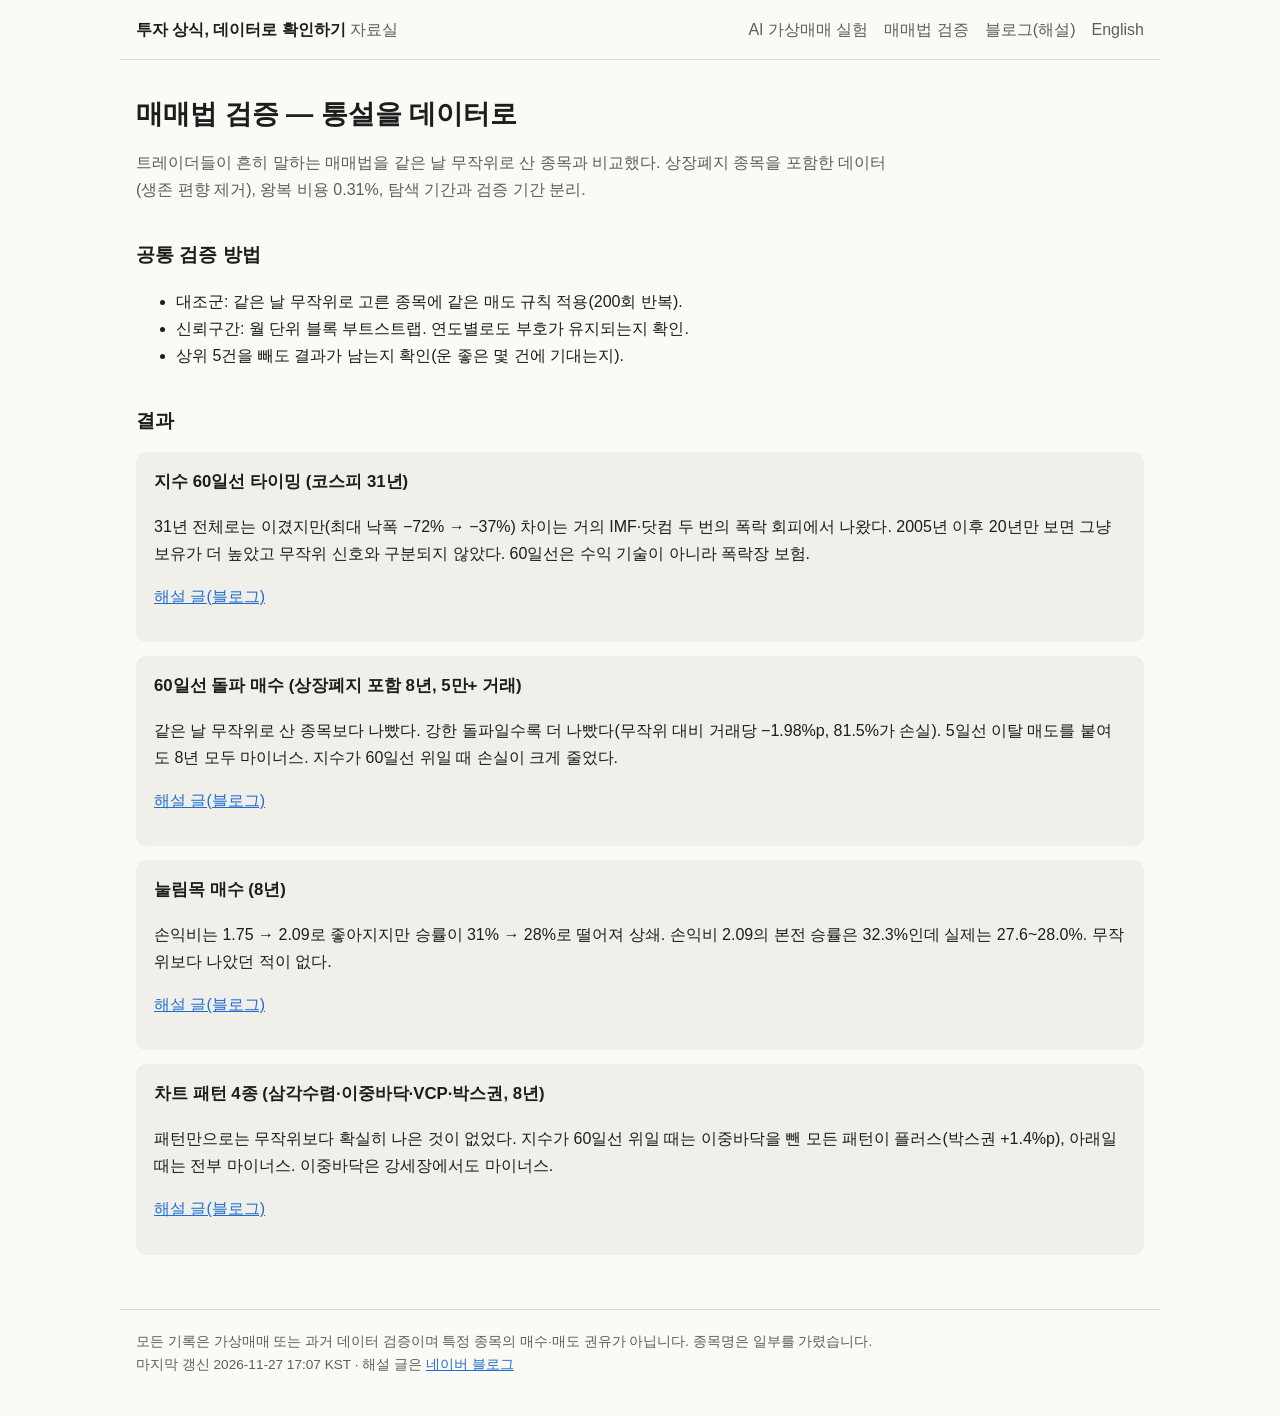
<file: methods/index.html>
<!doctype html><html lang="ko"><head><meta charset="utf-8">
<meta name="viewport" content="width=device-width,initial-scale=1">
<title>매매법 검증 — 통설을 데이터로</title><meta name="description" content="60일선, 돌파, 눌림목, 차트 패턴 등 흔한 매매법을 무작위 대조와 비교한 검증 결과 요약.">
<link rel="canonical" href="https://km81jik-gif.github.io/methods/">
<link rel="alternate" type="application/rss+xml" title="투자 상식, 데이터로 확인하기 — 자료실" href="../feed.xml">
<link rel="stylesheet" href="../style.css"><meta name="naver-site-verification" content="d9a3ba7bd224a177e4da610c9eb335765c6d03b2" /></head><body>
<header><a class="brand" href="../index.html">투자 상식, 데이터로 확인하기 <span>자료실</span></a>
<nav><a href="../ai-trading/index.html">AI 가상매매 실험</a><a href="../methods/index.html">매매법 검증</a><a href="https://blog.naver.com/km81jik">블로그(해설)</a><a href="https://mythvsdata.blogspot.com/" hreflang="en">English</a></nav></header>
<main><h1>매매법 검증 — 통설을 데이터로</h1>
<p class="lead">트레이더들이 흔히 말하는 매매법을 같은 날 무작위로 산 종목과 비교했다. 상장폐지 종목을 포함한 데이터(생존 편향 제거), 왕복 비용 0.31%, 탐색 기간과 검증 기간 분리.</p>
<h2>공통 검증 방법</h2><ul><li>대조군: 같은 날 무작위로 고른 종목에 같은 매도 규칙 적용(200회 반복).</li>
<li>신뢰구간: 월 단위 블록 부트스트랩. 연도별로도 부호가 유지되는지 확인.</li>
<li>상위 5건을 빼도 결과가 남는지 확인(운 좋은 몇 건에 기대는지).</li></ul>
<h2>결과</h2><article><h3>지수 60일선 타이밍 (코스피 31년)</h3><p>31년 전체로는 이겼지만(최대 낙폭 −72% → −37%) 차이는 거의 IMF·닷컴 두 번의 폭락 회피에서 나왔다. 2005년 이후 20년만 보면 그냥 보유가 더 높았고 무작위 신호와 구분되지 않았다. 60일선은 수익 기술이 아니라 폭락장 보험.</p><p><a href="https://blog.naver.com/km81jik/224432850553">해설 글(블로그)</a></p></article><article><h3>60일선 돌파 매수 (상장폐지 포함 8년, 5만+ 거래)</h3><p>같은 날 무작위로 산 종목보다 나빴다. 강한 돌파일수록 더 나빴다(무작위 대비 거래당 −1.98%p, 81.5%가 손실). 5일선 이탈 매도를 붙여도 8년 모두 마이너스. 지수가 60일선 위일 때 손실이 크게 줄었다.</p><p><a href="https://blog.naver.com/km81jik/224433945872">해설 글(블로그)</a></p></article><article><h3>눌림목 매수 (8년)</h3><p>손익비는 1.75 → 2.09로 좋아지지만 승률이 31% → 28%로 떨어져 상쇄. 손익비 2.09의 본전 승률은 32.3%인데 실제는 27.6~28.0%. 무작위보다 나았던 적이 없다.</p><p><a href="https://blog.naver.com/km81jik/224433949700">해설 글(블로그)</a></p></article><article><h3>차트 패턴 4종 (삼각수렴·이중바닥·VCP·박스권, 8년)</h3><p>패턴만으로는 무작위보다 확실히 나은 것이 없었다. 지수가 60일선 위일 때는 이중바닥을 뺀 모든 패턴이 플러스(박스권 +1.4%p), 아래일 때는 전부 마이너스. 이중바닥은 강세장에서도 마이너스.</p><p><a href="https://blog.naver.com/km81jik/224433959815">해설 글(블로그)</a></p></article></main>
<footer>모든 기록은 가상매매 또는 과거 데이터 검증이며 특정 종목의 매수·매도 권유가 아닙니다. 종목명은 일부를 가렸습니다.<br>
마지막 갱신 2026-11-27 17:07 KST · 해설 글은 <a href="https://blog.naver.com/km81jik">네이버 블로그</a></footer></body></html>
</file>
<file: style.css>
:root{--bg:#14161a;--panel:#1d2026;--ink:#e4e3de;--muted:#a3a29b;--line:#2a2d33;--blue:#3987e5;--green:#199e70;--red:#e66767}
@media (prefers-color-scheme: light){:root:not([data-theme="dark"]){--bg:#fbfaf7;--panel:#f1efe9;--ink:#1d1d1b;--muted:#5f5e58;--line:#dedbd2;--blue:#1f6fcf;--green:#0f7a55;--red:#c0392b}}
*{box-sizing:border-box}body{margin:0;background:var(--bg);color:var(--ink);font:16px/1.7 "Pretendard","Malgun Gothic","Apple SD Gothic Neo",sans-serif}
header{display:flex;flex-wrap:wrap;gap:12px 24px;align-items:center;justify-content:space-between;padding:16px;border-bottom:1px solid var(--line);max-width:1040px;margin:0 auto}
.brand{color:var(--ink);font-weight:700;text-decoration:none}.brand span{color:var(--muted);font-weight:400}
nav{display:flex;flex-wrap:wrap;gap:16px}nav a{color:var(--muted);text-decoration:none}nav a:hover{color:var(--ink)}
main{max-width:1040px;margin:0 auto;padding:8px 16px 40px}h1{font-size:1.7rem;line-height:1.35;margin:28px 0 12px}h2{font-size:1.2rem;margin:36px 0 10px}h3{margin:0 0 6px;font-size:1.05rem}
a{color:var(--blue)}.lead{color:var(--muted);max-width:760px}.note{color:var(--muted);font-size:.9rem}
.kpis{display:grid;grid-template-columns:repeat(auto-fit,minmax(150px,1fr));gap:10px;margin:20px 0}.kpis div{background:var(--panel);border-radius:8px;padding:12px}
.kpis span{display:block;color:var(--muted);font-size:.82rem}.kpis b{font-size:1.15rem}
.tw{overflow-x:auto}table{border-collapse:collapse;width:100%;font-size:.92rem}th,td{padding:8px 10px;border-bottom:1px solid var(--line);text-align:left;vertical-align:top}
th{color:var(--muted);font-weight:500;white-space:nowrap}td:first-child{white-space:nowrap}td.n{text-align:right;white-space:nowrap;font-variant-numeric:tabular-nums}.pos{color:var(--green)}.neg{color:var(--red)}
.card,article{background:var(--panel);border-radius:10px;padding:16px 18px;margin:14px 0}.card h2{margin:0 0 6px}ul.th li{margin:8px 0;color:var(--ink)}
footer{max-width:1040px;margin:0 auto;padding:20px 16px 40px;color:var(--muted);font-size:.85rem;border-top:1px solid var(--line)}
</file>
